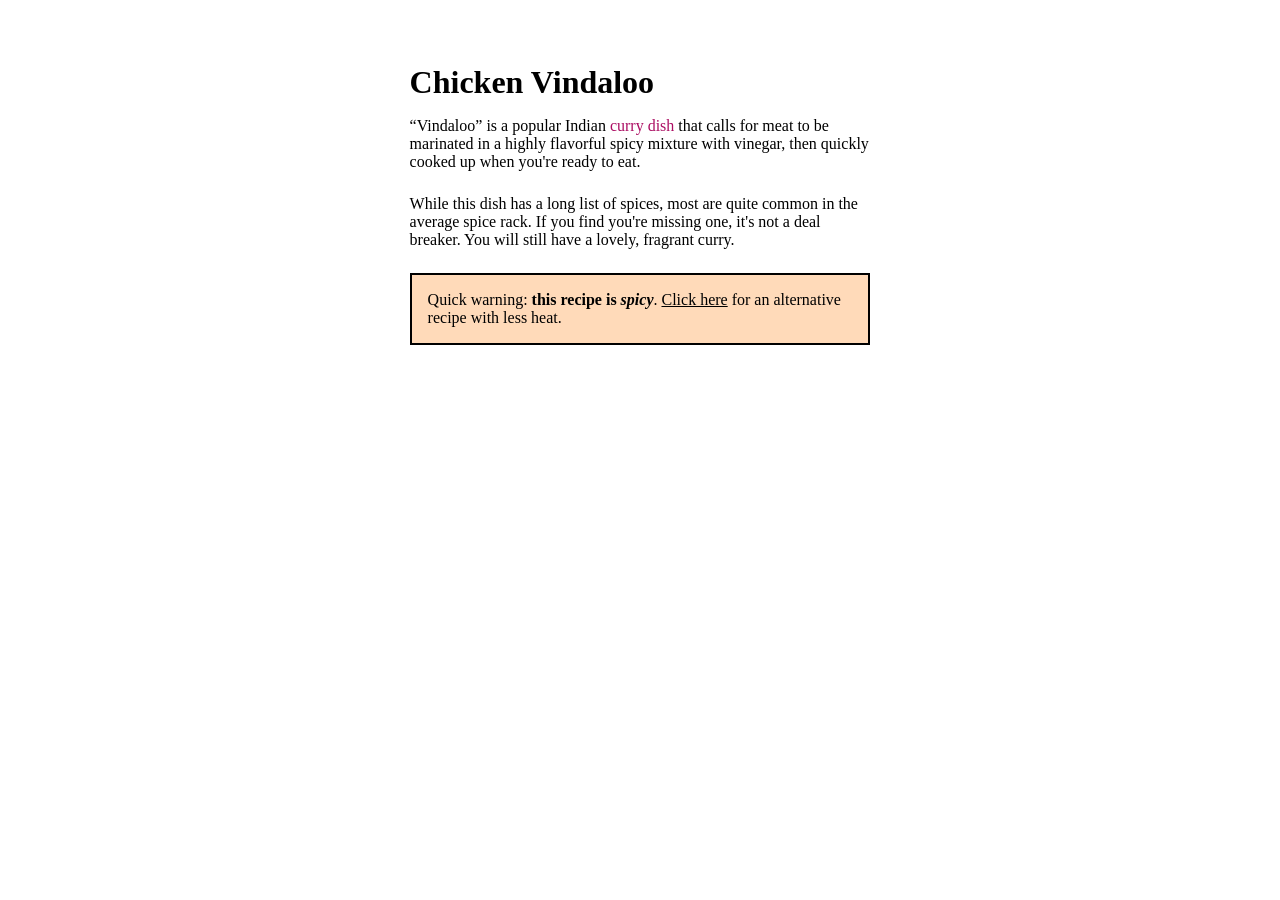
<file: 01. CSS For JavaScript Developers - Josh Comeau/01. Selector Exercise/index.html>
<!DOCTYPE html>
<html lang="en">
  <head>
    <meta charset="UTF-8" />
    <meta name="viewport" content="width=device-width, initial-scale=1.0" />
    <link rel="stylesheet" href="style.css" />
    <title>Selector Exercise</title>
  </head>
  <body>
    <article class="recipe">
      <h1>Chicken Vindaloo</h1>
      <p>
        “Vindaloo” is a popular Indian
        <a
          href="https://www.indianhealthyrecipes.com/chicken-vindaloo/"
          target="_blank"
          >curry dish</a
        >
        that calls for meat to be marinated in a highly flavorful spicy mixture
        with vinegar, then quickly cooked up when you're ready to eat.
      </p>
      <p>
        While this dish has a long list of spices, most are quite common in the
        average spice rack. If you find you're missing one, it's not a deal
        breaker. You will still have a lovely, fragrant curry.
      </p>
      <aside>
        <p>
          Quick warning: <strong>this recipe is <em>spicy</em></strong
          >. <a href="#alt-recipe" aria-current="page">Click here</a> for an
          alternative recipe with less heat.
        </p>
      </aside>
    </article>
  </body>
</html>
</file>
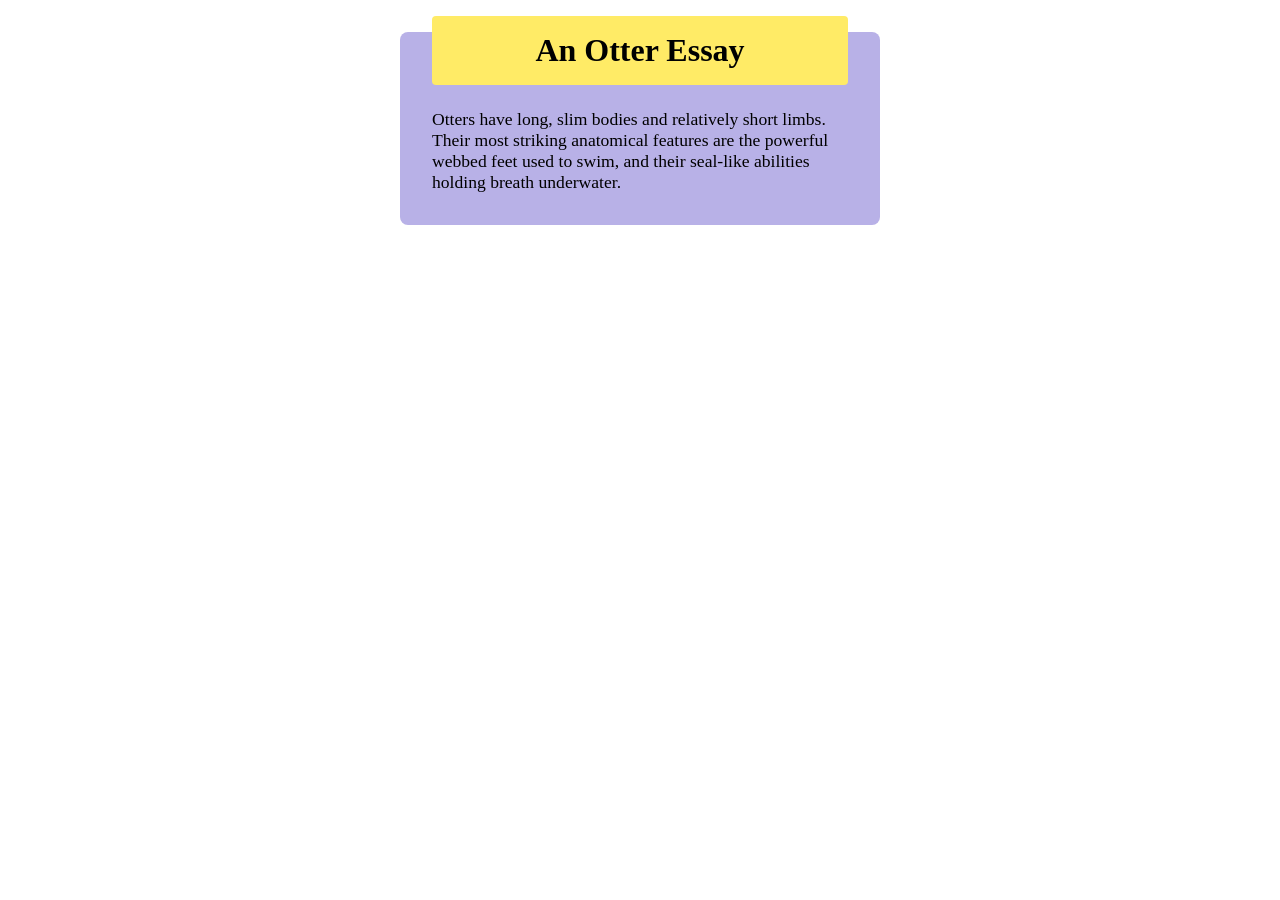
<file: 01. CSS For JavaScript Developers - Josh Comeau/02. Margin Exercise/index.html>
<!DOCTYPE html>
<html lang="en">
  <head>
    <meta charset="UTF-8" />
    <meta name="viewport" content="width=device-width, initial-scale=1.0" />
    <link rel="stylesheet" href="style.css" />
    <title>Margin Exercise</title>
  </head>
  <body>
    <main>
      <article class="card">
        <h1>An Otter Essay</h1>
        <p>
          Otters have long, slim bodies and relatively short limbs. Their most
          striking anatomical features are the powerful webbed feet used to
          swim, and their seal-like abilities holding breath underwater.
        </p>
      </article>
    </main>
  </body>
</html>
</file>
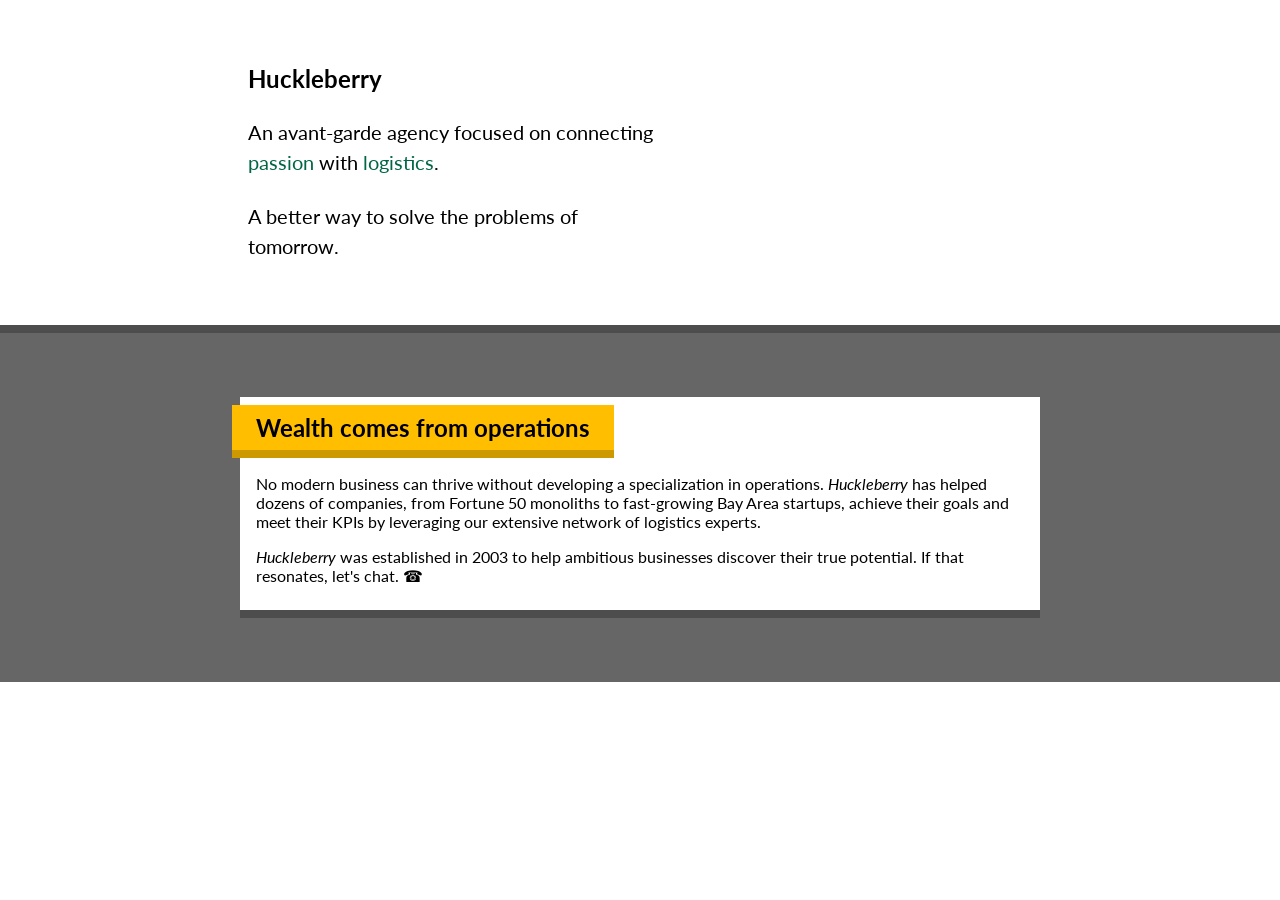
<file: 01. CSS For JavaScript Developers - Josh Comeau/03. Module 1 Workshop - Huckleberry/index.html>
<!DOCTYPE html>
<html lang="en">
  <head>
    <meta charset="UTF-8" />
    <meta name="viewport" content="width=device-width, initial-scale=1.0" />
    <link rel="stylesheet" href="style.css" />
    <title>Module 1 Workshop - Huckleberry</title>
  </head>
  <body>
    <!-- 01. Header Section -->
    <header class="header">
      
      <!-- Common Container -->
      <section class="container" aria-labelledby="company-details">
        
        <h1 class="company-name" id="company-details">Huckleberry</h1>
        
        <p class="header-para first-header-para">An avant-garde agency focused on connecting <span class="highlight">passion</span> with <span class="highlight">logistics</span>.</p>
        
        <p class="header-para">A better way to solve the problems of tomorrow.</p>
        
      </section>
      
    </header>
    
    <!-- 02. Main Section -->
    <main class="main">
      
      <!-- Common Container -->
      <section class="container main-container" aria-labelledby="purpose-details">
        
        <h2 class="main-heading" id="purpose-details">Wealth comes from operations</h2>
        
        <p class="main-para">No modern business can thrive without developing a specialization in operations. <em>Huckleberry</em>  has helped dozens of companies,
    from Fortune 50 monoliths to fast-growing Bay Area startups, achieve
    their goals and meet their KPIs by leveraging our extensive network
    of logistics experts.</p>
        
        <p class="main-para"><em>Huckleberry</em> was established in 2003 to help ambitious businesses discover their true potential. If that resonates, let's chat. <span role="img" aria-label="Call Us">☎</span></p>
      </section>
      
    </main>
  </body>
</html>
</file>
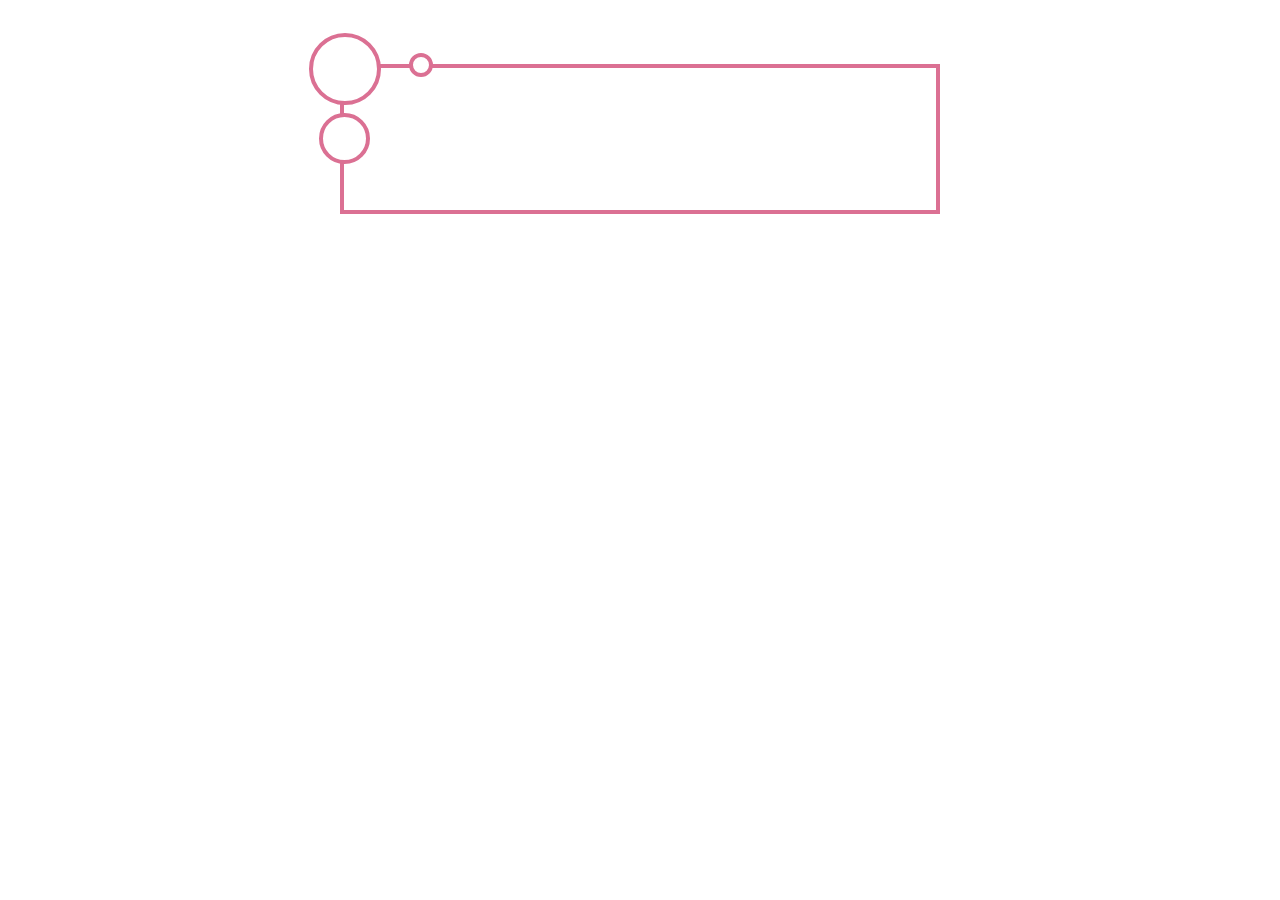
<file: 01. CSS For JavaScript Developers - Josh Comeau/04. Containing Blocks - Bubble Border Exercise/index.html>
<!DOCTYPE html>
<html lang="en">
  <head>
    <meta charset="UTF-8" />
    <meta name="viewport" content="width=device-width, initial-scale=1.0" />
    <link rel="stylesheet" href="style.css" />
    <title>Containing Blocks - Bubble Border Exercise</title>
  </head>
  <body>
    <div class="box">
      <div class="big circle"></div>
      <div class="medium circle"></div>
      <div class="small circle"></div>
    </div>
  </body>
</html>
</file>
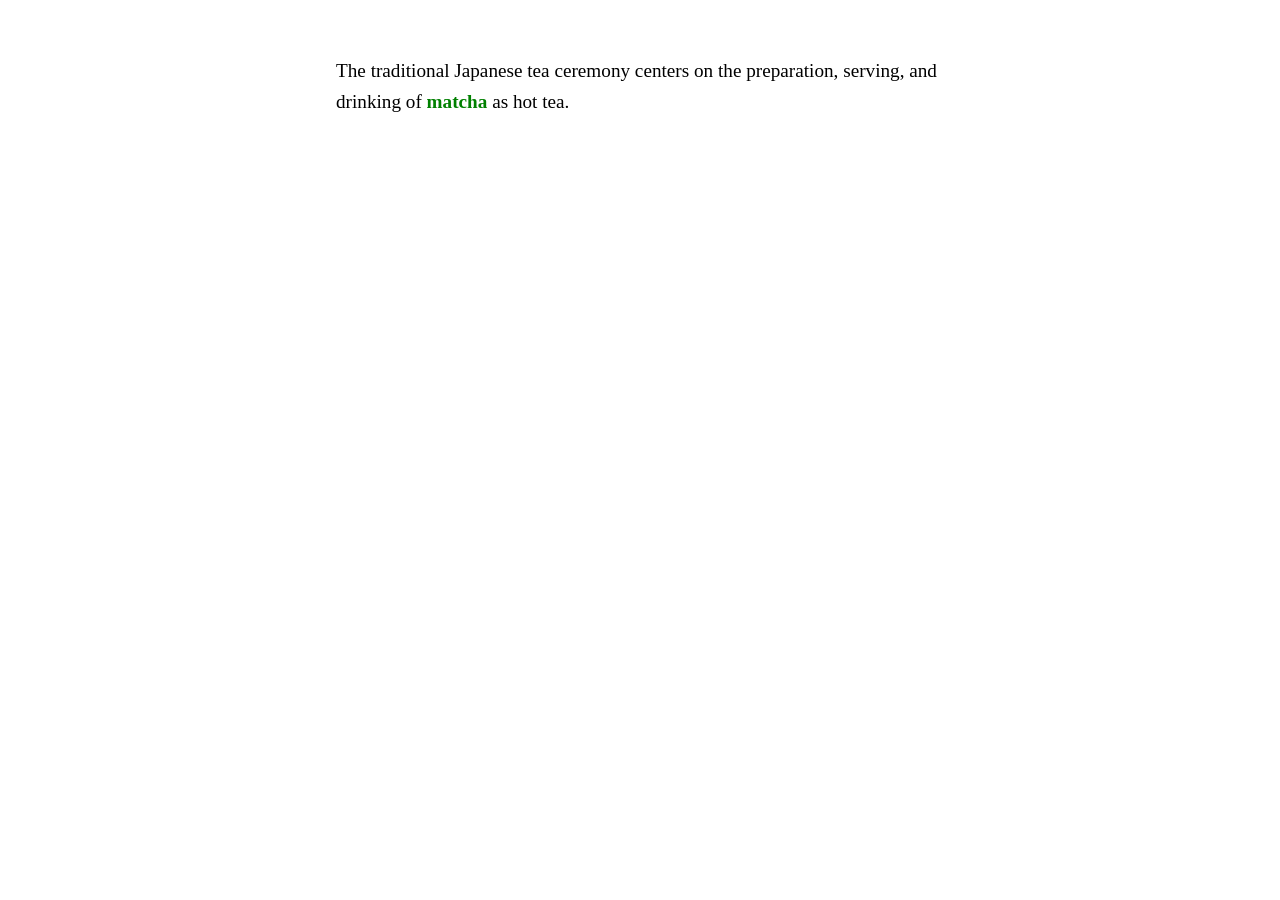
<file: 01. CSS For JavaScript Developers - Josh Comeau/05. Tooltip Exercise/index.html>
<!DOCTYPE html>
<html lang="en">
  <head>
    <meta charset="UTF-8" />
    <meta name="viewport" content="width=device-width, initial-scale=1.0" />
    <link rel="stylesheet" href="style.css" />
    <title>Tooltip Exercise</title>
  </head>
  <body>
    <article>
      <p>
        The traditional Japanese tea ceremony centers on the preparation,
        serving, and drinking of
        <a href="/" class="tooltip-trigger">
          matcha
          <span class="tooltip">
            A concentrated, powdered form of green tea
          </span>
        </a>
        as hot tea.
      </p>
    </article>
  </body>
</html>
</file>
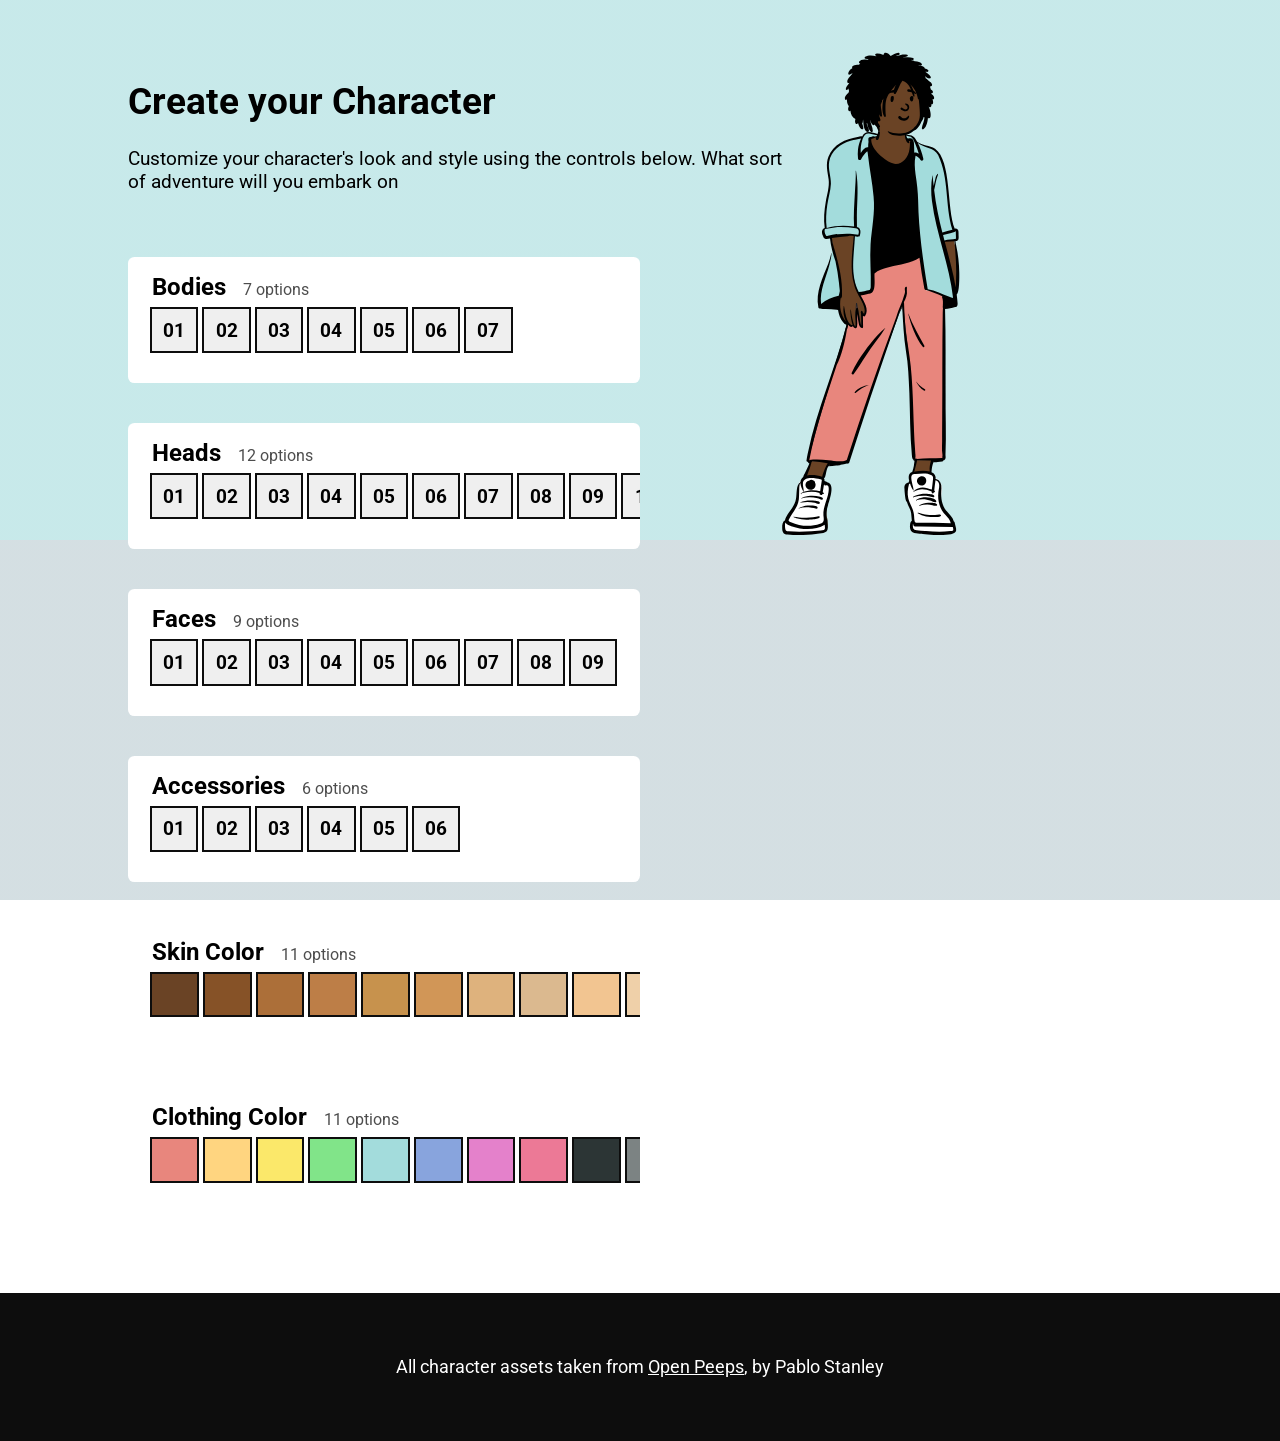
<file: 01. CSS For JavaScript Developers - Josh Comeau/07. Module 2 Workshop/index.html>
<!DOCTYPE html>
<html lang="en">
  <head>
    <meta charset="UTF-8" />
    <meta name="viewport" content="width=device-width, initial-scale=1.0" />
    <link rel="stylesheet" href="style.css" />
    <title>Module 2 Workshop</title>
  </head>
  <body>
    <main class="main-body">
      <div class="container">
        <header class="header-section">
          <h1 class="page-heading">Create your Character</h1>
          <p class="page-para">
            Customize your character's look and style using the controls below.
            What sort of adventure will you embark on
          </p>
        </header>

        <section class="character-choices">
          <div class="card">
            <h2 class="topics">
              Bodies <span class="number-of-options">7 options</span>
            </h2>

            <ul class="size-options-list">
              <li class="individual-size-list">
                <button class="size-button">01</button>
              </li>

              <li class="individual-size-list">
                <button class="size-button">02</button>
              </li>

              <li class="individual-size-list">
                <button class="size-button">03</button>
              </li>

              <li class="individual-size-list">
                <button class="size-button">04</button>
              </li>

              <li class="individual-size-list">
                <button class="size-button">05</button>
              </li>

              <li class="individual-size-list">
                <button class="size-button">06</button>
              </li>

              <li class="individual-size-list">
                <button class="size-button">07</button>
              </li>
            </ul>
          </div>

          <div class="card">
            <h2 class="topics">
              Heads <span class="number-of-options">12 options</span>
            </h2>

            <ul class="size-options-list">
              <li class="individual-size-list">
                <button class="size-button">01</button>
              </li>

              <li class="individual-size-list">
                <button class="size-button">02</button>
              </li>

              <li class="individual-size-list">
                <button class="size-button">03</button>
              </li>

              <li class="individual-size-list">
                <button class="size-button">04</button>
              </li>

              <li class="individual-size-list">
                <button class="size-button">05</button>
              </li>

              <li class="individual-size-list">
                <button class="size-button">06</button>
              </li>

              <li class="individual-size-list">
                <button class="size-button">07</button>
              </li>

              <li class="individual-size-list">
                <button class="size-button">08</button>
              </li>

              <li class="individual-size-list">
                <button class="size-button">09</button>
              </li>

              <li class="individual-size-list">
                <button class="size-button">10</button>
              </li>

              <li class="individual-size-list">
                <button class="size-button">11</button>
              </li>

              <li class="individual-size-list">
                <button class="size-button">12</button>
              </li>
            </ul>
          </div>

          <div class="card">
            <h2 class="topics">
              Faces <span class="number-of-options">9 options</span>
            </h2>

            <ul class="size-options-list">
              <li class="individual-size-list">
                <button class="size-button">01</button>
              </li>

              <li class="individual-size-list">
                <button class="size-button">02</button>
              </li>

              <li class="individual-size-list">
                <button class="size-button">03</button>
              </li>

              <li class="individual-size-list">
                <button class="size-button">04</button>
              </li>

              <li class="individual-size-list">
                <button class="size-button">05</button>
              </li>

              <li class="individual-size-list">
                <button class="size-button">06</button>
              </li>

              <li class="individual-size-list">
                <button class="size-button">07</button>
              </li>

              <li class="individual-size-list">
                <button class="size-button">08</button>
              </li>

              <li class="individual-size-list">
                <button class="size-button">09</button>
              </li>
            </ul>
          </div>

          <div class="card">
            <h2 class="topics">
              Accessories <span class="number-of-options">6 options</span>
            </h2>

            <ul class="size-options-list">
              <li class="individual-size-list">
                <button class="size-button">01</button>
              </li>

              <li class="individual-size-list">
                <button class="size-button">02</button>
              </li>

              <li class="individual-size-list">
                <button class="size-button">03</button>
              </li>

              <li class="individual-size-list">
                <button class="size-button">04</button>
              </li>

              <li class="individual-size-list">
                <button class="size-button">05</button>
              </li>

              <li class="individual-size-list">
                <button class="size-button">06</button>
              </li>
            </ul>
          </div>

          <div class="card">
            <h2 class="topics">
              Skin Color <span class="number-of-options">11 options</span>
            </h2>

            <ul class="size-options-list">
              <li class="individual-size-list">
                <button class="size-button color-palette" id="skin-1"></button>
              </li>

              <li class="individual-size-list">
                <button class="size-button color-palette" id="skin-2"></button>
              </li>

              <li class="individual-size-list">
                <button class="size-button color-palette" id="skin-3"></button>
              </li>

              <li class="individual-size-list">
                <button class="size-button color-palette" id="skin-4"></button>
              </li>

              <li class="individual-size-list">
                <button class="size-button color-palette" id="skin-5"></button>
              </li>

              <li class="individual-size-list">
                <button class="size-button color-palette" id="skin-6"></button>
              </li>

              <li class="individual-size-list">
                <button class="size-button color-palette" id="skin-7"></button>
              </li>

              <li class="individual-size-list">
                <button class="size-button color-palette" id="skin-8"></button>
              </li>

              <li class="individual-size-list">
                <button class="size-button color-palette" id="skin-9"></button>
              </li>

              <li class="individual-size-list">
                <button class="size-button color-palette" id="skin-10"></button>
              </li>

              <li class="individual-size-list">
                <button class="size-button color-palette" id="skin-11"></button>
              </li>
            </ul>
          </div>

          <div class="card">
            <h2 class="topics">
              Clothing Color <span class="number-of-options">11 options</span>
            </h2>

            <ul class="size-options-list">
              <li class="individual-size-list">
                <button
                  class="size-button color-palette"
                  id="clothe-1"
                ></button>
              </li>

              <li class="individual-size-list">
                <button
                  class="size-button color-palette"
                  id="clothe-2"
                ></button>
              </li>

              <li class="individual-size-list">
                <button
                  class="size-button color-palette"
                  id="clothe-3"
                ></button>
              </li>

              <li class="individual-size-list">
                <button
                  class="size-button color-palette"
                  id="clothe-4"
                ></button>
              </li>

              <li class="individual-size-list">
                <button
                  class="size-button color-palette"
                  id="clothe-5"
                ></button>
              </li>

              <li class="individual-size-list">
                <button
                  class="size-button color-palette"
                  id="clothe-6"
                ></button>
              </li>

              <li class="individual-size-list">
                <button
                  class="size-button color-palette"
                  id="clothe-7"
                ></button>
              </li>

              <li class="individual-size-list">
                <button
                  class="size-button color-palette"
                  id="clothe-8"
                ></button>
              </li>

              <li class="individual-size-list">
                <button
                  class="size-button color-palette"
                  id="clothe-9"
                ></button>
              </li>

              <li class="individual-size-list">
                <button
                  class="size-button color-palette"
                  id="clothe-10"
                ></button>
              </li>

              <li class="individual-size-list">
                <button
                  class="size-button color-palette"
                  id="clothe-11"
                ></button>
              </li>
            </ul>
          </div>
        </section>

        <svg
          xmlns="http://www.w3.org/2000/svg"
          fill="none"
          viewBox="0 0 1935 3033"
          class="_src_components_Character_Character_module__character"
        >
          <g>
            <g>
              <g fill-rule="evenodd" clip-rule="evenodd">
                <path
                  fill="hsl(26deg, 48%, 28%)"
                  d="M1136.92 1505.63c26.34.59 15.04-245.63-2.54-291.01-2.47-9.19-4.5-21.76-4.09-33.04 21.75 2.18 19.41-12.74 18.29-30.73.37-14.28 1.36-43.75-20.46-32.28-65.41-131.209 5.31-470.388-166.899-502.334-20.751-5.05-42.199-10.276-59.67-24.693-18.487-34.243-27.903-38.617-58.537-40.832-5.672-30.844-16.275-63.795-47.872-75.798-28.929-11.359-62.598-12.265-92.763-6.203-24.967 8.16-27.251 54.662-32.797 77.59-33.627-8.935-75.069-27.728-93.173 14.873-8.768-2.626-16.893-.921-25.803 2.002-74.679 12.057-147.134 45.909-174.833 116.543-17.109 42.387-4.967 88.528 1.45 132.426 5.984 47.802-9.796 92.087-17.111 138.065-10.892 63.311-12.861 114.101-5.754 161.161-18.786 4.28-20.172 21.4-12.571 39.32 2.232 6.06 4.48 12.46 9.415 15.88 10.04 6.34 23.016-.96 33.927-2.08 2.27 25.28 6.665 50.09 13.936 78.29-2.106 8.44-4.521 17.86-6.69 26.34l-.732-.8c-24.91 104.55-98.996 206.11-75.97 317.23 1.354 3.7 3.923 2.93 5.896 2.86 11.43 4.36 21.929 1.59 33.456 2.04 27.341.02 53.755 3.53 78.259 6.58 4.479 29.32 19.042 77.32 45.012 88.5.437.15 8.135-1.46 8.779-1.5-69.136 280.9-193.531 540.64-242.943 827.2-.293 3.5 5.386 1.65 7.249 2.07-.255 7.96 4.872 9.87 12.052 12.7-9.252 19.38-17.586 38.73-26.797 58.17-4.27 9.61-11.231 19.11-12.499 29.4-10.196 6.52-17.064 19.29-16.882 31.2-27.496 11.65-20.023 69.17-26.296 97.65-6.343 42.45-36.514 72.08-57.202 106.88-4.215 6.99-8.705 16.14-8.904 24.91-12.825 6.03-17.607 19.19-16.758 41.34-.046 25.91 7.25 35.78 26.922 36.41 53.433 5.35 115.784 3.17 169.527-2.91 40.204-5.13 75.83-.88 66.842-49.28-1.85-11.72 1.703-27.5-5.219-36.98-4.267-28.24-1.784-56.69 7.418-84.58 5.594-23.49 15.046-72 11.13-103.51-1.812-14.58-31.508-22.6-36.735-23.31 1.663-10.97.931-30.15-4.961-37.77 10.819-1.52 13.539-4.38 15.792-16.42 5.385-19.5 6.101-40.68 19.436-57.11 23.984.31 47.887-5.79 71.857-6.53l1.193-2.76c14.178-.18 28.276-2.69 41.733-7.61 2.984 1.42 6.801 2.63 8.478-1.9l8.005-25.08c93.185-297.15 196.475-595.01 297.188-889.98 5.879-14.34 12.949-29.58 22.143-42.36 3.114 180.48 40.845 360.77 44.085 541.16 4.379 124.1 3.252 246.89 14.901 371.43 2.999 26.36 6.186 25.48 10.112 23.86 1.574.25 5.276 1.04 6.883 1.38-2.626 26.19-5.648 68.71-16.857 95.5-24.778 3.83-20.34 22.88-14.845 38.67-5.911 5.06-5.07 16.85-3.316 23.38-23.313.02-28.396 19.02-26.792 31.01 2.218 20.06.977 51.26 14.33 68.39 7.864 21.83 20.664 42.44 25.664 65.97 3.142 17.31 1.929 42.53 4.959 59.7-7.624 3.53-4.394 9.06-5.679 19.76-6.6 49 16.63 40.67 57.704 44.05 24.619 5.44 212.037 16.28 203.947-16.32 1.38-13.27-4.78-19.1-7.42-32.17-1.19-3.47-24.54-43.61-38.47-58.81-46.71-43.98-44.67-103.02-43.19-171.03-2.75-18.44-16.9-36.09-34.95-34.1 5.18-19.69-4.43-36.81-24.51-42.5 2.006-22.29 4.118-52.58 11.461-71.86l-6.916-7.05 9.258 1.1 3.077-7.75 3.35 8.5c15.89 0 33.83-3.54 49.05-5.2 2.43.14 1.35-3.17 1.75-4.45 14.37-2.98 15.95-10.64 13.41-28.88 3.35-296.16 1.89-589.55-2.68-886.27 22.47 1 44.38-7.21 66.46-12.68 7.84 4.93 10.07-12.64 9.15-16.43-1.25-19.63-3.67-38.78-5.85-56.6z"
                ></path>
                <path
                  fill="hsl(5deg, 70%, 70%)"
                  stroke="#22252B"
                  stroke-width="6"
                  d="M924.655 1278.35s20.584 143.69 31.327 198.96c.224 1.15 2.331 2.36 3.995 2.06l.17-.04 2.258-.55 3.766 1.41 3.152 1.17 26.731 9.87 7.346 2.73c24.98 9.33 39.31 15.16 55.55 22.73l9.76 4.58-4.94 7.27a.62.62 0 00-.1.2l-.04.1-.02.06.29.79c4.65 12.9 5.49 24.4 4.58 44.22l-.08 1.7-.2 4.1-.16 3.21-.01.27c-.01.72-.06 1.37-.16 2.23l-.04.38-.28 2.17-.08.64c-.01.13-.02.25-.03.35l-.02.3v.3l1.75 1.96-.2 3.14c-.67 10.33-8.24 850.99-3.07 891.63l.16 1.07.1.58.01.58c.03 1.56-.15 2.97-.52 4.67l-.14.65-.42 1.76c-.1.42-.16.72-.2.95l-.03.19-.03.24.55 1.3-.29 4.8-.05.87c-.03.56-.05 1.08-.06 1.58l-.16 7.29-9.39.55c-16.17.93-30.34 1.38-55.03 1.81l-2.9.05-27.35.43c-27.56.46-45.628 1.05-63.98 2.26l-6.061.42-2.369-2.15c-.135-.13-.508-.21-.739-.17l-.089.03-11.424 4.55 1.247-12.91-.44-.09.859-7.16.073-.69c.454-4.62.24-9.36-.587-17.43l-.528-5.07c-.5-4.92-.735-7.92-.815-11.03l-.008-.33-.022-1.34-.361-4.98c-3.641-50.58-16.425-376.46-16.425-376.46-2.427-45.85-49.658-492.43-49.658-492.43l-.184-7.49-.077-2.65-.769 1.31-.917 1.58-1.166 2.03c-13.545 23.64-24.829 47.53-30.132 65.72l-.307 1.07-2.99 7.98C689.1 1909.2 599.442 2169.4 491.637 2498.95l-7.638 23.37-2.97 1.38c-20.299 9.37-41.498 11.23-70.594 8.32l-.962-.1-1.92-.2c-3.329-.37-6.331-.73-10.275-1.24l-2.629-.34-13.352-1.79c-5.092-.68-8.422-1.1-11.763-1.47l-2.708-.29-3.933-.38-3.209-.3c-40.452-3.77-73.54-4.44-105.013-1.39l-1.241.12-7.223.74-1.763-6.68c-.343-1.41-.52-2.89-.549-4.45l-.004-.59.009-.7.55-2.81c13.54-68.69 110.279-394.59 110.279-394.59 10.951-35.55 58.322-187.82 73.849-238.25l1.77-5.76 2.201-7.19c22.743-74.43 35-117.65 38.084-135.45l.178-1.06.046-.29.068-.28 1.864-7.84.83-1.18c2.299-3.26 3.407-7.05 4.087-13.46l.107-1.07.093-1.03 1.219-14.96 10.802 7.86.841.6c7.081 5.02 12.414 7 15.734 6.6l.226-.04-.008-.05 14.479-3.69 1.153 3.28.584 1.64c1.28 3.47 3.902 5.81 6.163 6.18 1.451.23 2.609-.44 3.657-3.15l.102-.27.05-.14.065-.34.166-.89c1.825-10.12 1.924-19.55.902-37.45l-.093-1.6-.453-7.5c-.729-12.5-.892-19.18-.487-26.86l.074-1.32 3.921-65.27 13.39 78.75 5.151 30.09.801 4.84.21 1.23c2.711 15.59 6.007 23.93 12.441 28.05l.336.21-.011-2.51-.034-4.96c-.022-2.52-.049-5.09-.083-7.74l-.096-6.81-.105-6.35-1.056-53.23 13.777 9.97.353.25c.591.41 1.106.74 1.543 1l.261.15.354-.57c7.396-12.2 8.966-25.82 5.554-41.64l-.154-.7-.151-.67c-3.09-13.33-8.963-26.67-19.443-45.89l-.479-.87-1.546-2.81-4.623-8.3-3.278-5.89-1.345-2.45c-.853-1.56-1.626-3-2.361-4.38l-.274-.52-5.456-10.37 10.695-1.39c6.936-.89-5.024-115.89 74.624-167.82 88.071-57.42 288.657-65.65 288.657-65.65z"
                ></path>
                <path
                  fill="hsl(180deg, 45%, 75%)"
                  d="M395.59 1237.84c4.617 16.32 9.784 40.51 15.196 56.63 9.73 44.65 17.029 89.99 21.807 135.45 1.599 15.19 2.85 30.39 4.685 45.51-1.866 9.84 1.969 37.8-.277 47.57-38.905 7.23-93.259 38.07-124.444 62.68-10.033-82.59 36.001-175.09 55.698-253.11 1.306-5.01 2.609-10.07 3.858-15.17 5.629-15.87 16.657-55.75 20.563-71.71l.525-2.17.732.79 1.657-6.47zm503.168-648.864c4.376 2.752 8.929 5.077 13.601 7.09 36.36 20.948 100.191 21.587 122.171 62.6 56.76 118.288 58.53 318.447 90.47 459.334 1.76 7.77 18.21-.54 20 7 4.44 18.72-.19 36.71 5 53.67-20.25 5.23-72.8 8.66-93 14 5 17.33 58.95 157.58 80.35 357.51-7.75-1.75-15.31-4.27-22.72-7.17l-2.84-1.23c-41.64-18.16-107.1-46.4-152.296-53.68-28.624-174.58-54.782-360.06-58.044-538.35l-.138-8.229c-.966-52.741-7.418-105.009-15.525-157.054l-.446-3.66c-4.393-36.245-8.128-74 .385-109.79 2.755.841-5.136-18.42-8.725-43.017-2.222-15.235 3.938-32.847-5-48-12.41-21.045-29.298 5.864-28 0 .653-2.948-16.392-38.765-10-35 6.977 4.108 33 4 43 14 21.852 21.851 25.835 38.471 22.097 30.679l-.34-.703zm-371.707-16.804c9.094-1.776 35.477-10.681 44.95-10.172-5.551 11.881 8-41 51-29 1.882.525 46.184 7.29 46 16-.12 5.841-48.854 12.742-53 20-4.869 8.525 3.421 34.174 0 43-10.276 26.511-5.419 33.846-2.323 31.013 2.454 3.799 2.795 9.197 3.291 14.236l.56 5.462c9.032 86.196 27.769 171.084 34.596 257.538 9.872 96.731-11.472 192.231-18.345 288.311-5.61 86.56 1.98 179.31-1.084 265.87-.417 4.8-1.909 11.31-4.932 15.54l-.298.4-.031.01-1.196.24c-21.926 4.43-54.643 18.25-77.204 18.13-21.05-40.98-43.867-145.77-37.034-216.75 5.081-52.77 12-121 12-134 0-23.51-136 13-176 8-13.161-1.65-13.785-16.67-15.237-41.14-.415-6.97 15.043-10.12 15.237-17.86 1.409-56.08 1.266-131.031 1.936-135.438 5.674-43.896 20.236-86.515 22.199-130.859.654-44.758-17.954-88.489-10.439-133.372 10.933-65.366 69.159-110.734 129.511-127.347 11.79-3.605 23.786-5.465 35.843-7.812z"
                ></path>
                <path
                  fill="#fff"
                  d="M994.959 2602.97l.858.46.21.14c4.423 2.79 7.413 7.67 11.593 16.85l2.34 5.26 4 1.08c15.42 4.18 26.91 14.27 37.3 37.83l.32.72.31.73c3.5 8.14 4.82 17.14 4.5 27.75l-.03.8-.04 1.13c-.28 6.34-.91 11.56-2.62 22.63l-1.24 7.96-.35 2.32c-2.15 14.08-2.9 21.98-2.69 30.87.17 6.98 1.06 13.39 2.79 19.43 7.05 24.6 20.84 50.23 38.62 74.86 6.15 8.51 34.11 55.99 34.35 56.99l.49 2 .46 1.94c.08.31.15.63.23.94l.57 2.49.36 1.57c1.21 5.43 2.11 10.07 2.66 13.95l.07.53c1 7.3.96 11.62-1.5 15.11l-.16.23-.41.55-.49.46-.31.27-.31.27-.93.77-1.12.44c-3.95 1.54-17.68 5.43-32.09 8.49-23.4 4.95-47.71 7.86-71.74 7.71-7.05-.04-14.38-.31-21.972-.78-20.513-1.27-42.202-3.97-65.157-7.79l-3.993-.68-4.214-.74c-14.926-2.67-36.374-6.87-40.235-7.57l-.366-.07h-.151c-8.848-.28-14.532-6.22-16.678-15.22l-.092-.4-.086-.39c-1.429-6.76-1.077-15.37.647-25.02 1.442-8.07 4.878-53.57 4.878-53.57l-12.883-42.95s-27.209-123.63-22.917-140.2l.097-.36c.577-2.05 24.873-16.69 26.163-19.76 1.311-3.11-1.824-38.98-.508-42.66l.128-.33.121-.31.055-.12c1.351-3.04 14.175-15.86 49.204-17.58 13.283-.65 39.208-2.56 56 0 15.645 2.38 22.526 9.15 25.958 10.97zm-678.697 22.96l1.723.4.362-.2c3.041-1.68 5.664-2.58 8.98-2.41 4.426.21 8.363 2.53 11.588 6.67 1.902 2.44 1.044 22.41 1.024 23.37l-.004.25-.001.45.001.13.086.06c1.305.88 4.105 1.44 9.645 1.75l1.261.07 2.633.11c4.552.22 6.891.44 9.588 1.02l.281.06c4.948 1.08 8.882 3.18 11.616 6.9 4.371 5.95 5.207 14.28 3.944 24.92-.439 3.71-29.668 113.29-31.732 122.69-3.125 14.23 2.859 89.6 3.511 96.6.784 8.43.924 16.02.257 22.11-.955 8.74-3.428 14.85-9.208 17.59l-.313.14-.673.3-1.819.41-1.147.25c-11.832 2.53-23.152 3.84-42.03 5.23l-14.409 1.03-3.157.23c-4.373.34-7.696.62-11.042.96l-2.958.31-.114.01c-49.768 3.86-110.368 4.24-154.082.45l-2.566-.23-1.914-.06c-6.976-.27-11.317-4.98-13.599-12.03l-.116-.37-.113-.37c-1.277-4.3-1.9-9.39-2.216-16.25l-.11-2.79c-.019-.56-.036-1.14-.054-1.81l-.175-7.13-.05-1.56c-.034-.95-.07-1.74-.114-2.47l-.056-.84-.2-1.28c-1.346-8.78 79.266-115.29 83.67-127.15 5.367-14.46 14.061-126.01 17.811-130.46l.123-.15 11.406-12.89 1.662 17 .012-.02a8.52 8.52 0 00.595-1.67l.054-.26.039-.24.015-.12.02-.11c2.016-12.13 8.404-21.29 18.398-27.28 8.395-5.04 19.051-7.7 31.66-8.44 18.343-1.08 38.706 1.74 62.007 7.12z"
                ></path>
                <path
                  fill="#000"
                  d="M675.466 505c3.34 2.642 2.991 9.966 3.319 14.066l.023.268c1.052 12.385-.37 24.827-3.384 36.851l-.255 1.001c-1.518 5.9-2.861 13.275-7.586 17.409-5.117 4.477-13.246 1.579-13.432-5.641-.092-3.355 1.025-6.585 2.44-9.732-9.914 3.832-19.828 7.624-29.784 11.322-6.359 52.692 67.107 117.204 109.64 139.789 61.941 34.354 114.058-18.266 121.986-80.125 1.333-8.216 2.225-16.661 2.399-24.992.144-6.959-1.27-16.671 3.385-22.623-3.297-.078-6.226.386-9.454.893l.155.269c1.83 3.276 4.415 11.43-1.375 12.051-12.503-1.319-18.318-23.279-21.366-33.812-1.982-7.17-4.715-36.931 1.333-40.437 1.822 7.069 1.106 14.745 3.322 21.834 5.045 2.036 14.65 2.587 16.875 2.962 25.981.301 40.712 18.988 51.242 40.862 30.871 25.387 75.244 21.024 108.581 41.932 102 74.086 68.69 362.502 119.5 485.203 10.17-4.22 20.54 4.22 21.9 14.53 1.4 7.93.98 16.41 1.09 24.44l.05 1c.83 16.43 3.67 34.88-18.47 35.24.04 9.17 1.76 18.05 3.97 26.9 12.26 53.56 17.61 108.74 18.81 163.66l.06 4.03c.4 28.87.75 118.16-15.81 128.73l.78 6.29c1.91 15.73 3.72 31.5 4.73 47.31 1.59 8.2-3.82 27.87-14.86 22.66-20.24 5.01-40.19 12.41-61.22 12.45 5.09 169.85 2.56 339.87 3.31 509.79-1.62 125.25 5.14 251.54-.77 376.31l.21 1.76c1.67 14.01 2.17 26.19-13.99 30.99-.23 3.43-2.87 5.26-5.99 5.66-8.86 1.2-17.72 2.33-26.58 3.42-8.27.62-17.1 2.67-25.34 1.69.8.81-1.36.93-1.6.35-7.505 18.87-9.683 39.44-11.542 59.58 18.222 6.96 28.162 22.61 25.192 42.23 18.38.75 31.81 21.22 34.39 38.47 1.65 11.9.32 23.72-.21 35.65-2.54 40.75 3.44 84.65 29.69 117.15l1.1 1.3c16.88 19.9 38.29 38.13 45.57 64.13 2.02.95 3.68 2.78 4.41 5.63l4.72 18.55 2.34 9.28c1.72 6.76 3.25 13.68 2.33 20.68l-.1.68c-4.6 44.34-186.035 22.97-221.446 19.78-14.236-2.23-29.854-1.01-42.671-8.57-15.721-10.39-17.688-31.48-14.989-48.75l.224-1.62c1.093-7.73 2.693-15.82 10.008-20.14-2.463-16.01-1.51-32.38-4.439-48.33-4.424-22.55-17.806-42.13-24.638-63.78-9.965-11.11-10.301-28.41-12.385-42.61-1.579-13.78-2.87-27.64-3.403-41.5-1.446-18.32 6.488-33.42 25.713-35.82-.892-3.47 1.549-6.47 3.978-8.69-5.731-20.39-7.313-48.39 17.552-55.35 9.417-23.4 12.156-48.76 14.661-73.71-.297-.06-.594-.12-.892-.17-12.385 5.17-14.961-19.31-15.789-28.89-11.724-124.2-10.645-249.12-15.048-373.7l-.431-9c-3.86-82.08-6.157-164.89-20.325-245.87-14.258-90.26-17.986-182-22.86-273.21-5.74 8.94-8.827 19.2-13.473 28.73-60.281 177.44-122.131 354.35-181.726 532.04-43.194 128.65-84.461 257.98-125.851 387.23-2.112 6.62-8.766 7.99-13.636 5.87-12.396 4.31-25.406 6.75-38.498 7.17-.789 1.82-2.409 3.15-4.778 2.89-7.002-.77-15.061 1.43-22.063 2.25-16.023 1.58-31.577 4.04-47.746 4.28-10.017 12.68-10.648 29.89-15.265 44.99-2.659 7.7-2.242 24.97-11.423 27.13 3.291 5.08 3.722 11.18 3.189 17.47 2.855.65 5.751 1.87 8.438 3.13 2.616 1.33 6.071 1.22 7.875 3.89 51.28 9.31 13.805 106.88 4.891 139.15-8.748 26.38-11.488 53.93-7.496 81.47 6.103 8.45 4.058 21.01 4.992 31.02.493 8.93 1.395 18 1.314 26.94-.996 37.16-46.773 31.11-72.6 35.93-16.127 1.88-32.326 3.19-48.525 4.21-41.084 2.56-82.399 2.75-123.399-1.23-26.472-.84-32.164-18.14-32.122-41.8l-.04-.98c-.597-16.07 1.988-35.46 17.213-43.81.759-8.49 5.055-17.06 9.442-24.48 20.401-34.36 51.031-64.48 57.055-105.72 5.91-27-.786-86.43 26.606-100.5.635-12.16 8.089-24.55 17.317-31.13 1.781-10.12 8.491-19.43 12.641-28.74 8.467-17.76 16.299-35.81 24.72-53.6-4.409-1.86-9.095-5.3-9.71-10.18-4.234.05-8.417-2.7-7.905-7.86 1.496-14.99 4.769-29.72 7.859-44.45l.386-1.84c54.988-266.33 168.54-515.38 234.977-778.3-8.939 1.62-17.296-8.62-22.238-15.29-15.963-21.54-25.391-47.59-29.537-74.03l-7.504-.93c-25.024-3.08-50.17-5.78-75.403-5.05l-6.081.2c-6.757.21-13.524.15-19.946-2.28-4.48.41-9.145-2-10.251-7.03-18.69-93.33 27.248-181.89 60.15-266.22 7.751-20.73 13.267-41.77 18.528-63.24.173-.69 1.26-.55 1.229.17-1.025 23.87-6.931 47.94-12.929 70.94-19.697 78.02-60.731 154.52-50.698 237.11 31.185-24.61 68.223-41.7 107.129-48.93 2.245-9.77 4.726-19.48 6.592-29.31-1.835-15.13-3.086-30.32-4.685-45.52a1252.1 1252.1 0 00-21.807-135.45c-15.093-44.93-28.271-90.47-32.983-137.85l-.858.17c-10.465 2.13-21.994 6.75-31.703.07-6.163-4.28-8.829-11.37-11.319-18.19-7.111-16.52-8.427-38.23 11.697-45.14-7.502-52.53-2.627-107.36 6.439-159.394 7.262-45.61 23.189-90.545 17.226-137.237-6.62-44.868-18.961-91.861-1.119-135.781 29.321-73.299 103.575-108.075 176.6-119.268l1.183-.348c9.034-2.68 17.26-5.505 26.673-3.474 22.202-41.28 58.209-24.491 93.37-15.29 2.374-7 4.353-14.161 6.213-21.316 1.159-3.645.776-12.054 4.819-13.222zM878.98 2905.61l-.092 1.8c-.93 19.33.118 35.89 24.032 35.76 16.456 1.76 32.914 3.48 49.397 4.97l6.182.55c48.921 4.37 98.431 6.51 147.251-.06l2.04-.27c4.08-.59 11.63-.47 14.86-3.49 3.9-5.26-.61-15.27-1.56-21.36-76.18-.89-152.465-3.7-228.7-2.73-8.018.04-11.637-6.83-10.899-13.08a16.58 16.58 0 01-2.511-2.09zm-773.505-9.69c-3.746 13.2-2.823 25.67-.707 38.89 1.058 13.84 7.629 14.73 19.52 15.05 46.42 4.29 93.176 3.39 139.609-.2 24.886-2.69 50.461-2.59 74.885-8.11 11.652-5.17 4.925-21.44 5.321-31.42-54.85 35.42-137.805 30.92-197.618 10.43l-.959-.41c-14.148-5.96-32.236-9.71-40.051-24.23zm90.858-238.31c-6.562 7.41-6.438 29.09-6.735 35.1-.708 14.52-.596 29.06-1.223 43.57.462 61.11-34.754 91.58-60.908 140.72-7.153 11.92 3.254 13.61 11.718 17.48 54.811 25.56 119.645 29.46 176.907 9.9 28.783-8.39 22.498-27.8 20.055-51.54-2.406-48.51 23.069-92.22 30.605-139.14l.273-1.65c2.254-14.07 5.834-48.58-15.848-41.11-4.767 2.94-9.247-.74-9.811-5.25-.567.09-1.151.14-1.712.15-2.533 15.69-5.158 31.35-7.68 47.04 2.123 1.35 4.112 2.87 5.875 4.62 2.143 2.13.646 6.59-2.584 6.32a47.995 47.995 0 01-4.931-.7c-1.293 13.63-22.902 5.98-16.66-4.95-31.072-10.75-65.303-9.9-96.856-1.65l-.131.06c-2.443.97-20.006 4.5-14.356 7.24 2.355.29-3.007 3.38-3.948-1.4-.303-5.99 13.349-8.94 17.532-11.42-10.55-15.13-17.758-34.74-19.582-53.39zm796.009-47.91c-29.269-15.88-65.24-9.99-96.989-7.18l-1.333.15c-8.08.87-19.34 1.41-23.049 9.75-5.369 13.36 3.531 43.25 6.327 58.11l1.268 5.19c2.2 9.08 4.239 18.1 4.996 27.49.021.31-.276.53-.553.53-11.121-11.91-16.119-27.92-21.314-43.19-2.216 1.26-4.379 2.63-6.419 4.14-7.97 27.45-10.638 56.67-4.328 84.67l.227.98c7.796 34.6 32.069 62.9 34.376 99.06 1.542 14.61 1.198 29.59 5.393 43.79 2.387.53 4.468 2.29 5.403 4.51l13.684.01c66.138.12 132.299.72 198.389 3.45-2.13-18.63-18.53-35.15-30.09-47.92-35.45-36.39-50.79-88.65-44.95-139.02 3.08-25.2 17.11-64.8-17.22-74.11-2.51 20.54-5.9 41.01-7.77 61.63 6.48 3.13 6.08 11.39-1.84 11.23-3.55 11.98-15.463 7.14-14.176-4.17-43.571-16.12-68.569-21.53-111.016 2.77-1.188-.18 3.261-4.95 3.824-5.8 13.414-14.49 34.016-21.31 53.345-21.55 19.159-.01 37.177 7.23 55.251 12.83 2.717-19.46 4.547-39.04 6.702-58.56l.46-4.18c1.13-10.26.72-18.72-8.598-24.61zm-700.209 251.26c6.377-1.43 12.241-3.59 18.721-2.12 22.802 17.16-70.366 22-78.299 20.78-20.194-.59-40.397-3.16-59.832-8.88l-1.495-.44c-2.563-.72-21.071-5.95-17.473-8.32 26.287 2.34 52.02 7.17 78.8 5.92 13.359-.28 26.77-1.23 39.985-3.25 6.572-1 13.113-2.23 19.593-3.69zm615.974-21.27c-4.175-6.27 16.177 2.06 18.824 2.13 16.853 4.17 34.004 7.32 51.314 8.64 11.606.88 23.335 1.07 34.965.49 8.61-.29 17.12-1.57 25.68-2.45l.31-.01c5.08-.18 15.27 2.98 8.99 9.04-9.76 7.59-24.21 5.28-35.91 6.39-35.527-.12-73.15-5.85-104.173-24.23zm-667.964-45.56c10.243-1.86 66.621-2.47 61.002 14.87-1.364 3.29-4.481 4.38-7.761 3.87-34.894-8.51-72.533-12.96-107.314-1.23-.564.2-.953-.73-.4-.98 17.101-8.59 35.399-14.59 54.473-16.53zm731.807-16.96c9.204-.7 18.464-.45 27.674.24l2.996.24c4.13.32 8.38.7 12.34 1.91l.74.23c5.06 1.64 16.45 10.34 7.8 14.53-9.29 3.02-17.14-.57-26.103-2.88-24.978-5.93-51.234-3.92-75.982 2.15l3.486 1.12c.215-.16.492.21.287.38-2.501 2.19-5.936 1.41-7.71-1.31-.307-.46-.113-1.21.38-1.47 16.773-8.82 35.268-13.7 54.092-15.14zm-777.955-2.21c28.209-12.51 60.892-13.89 91.145-10.27l2.155.27c9.438 1.11 21.747 1.62 27.148 10.43 1.866 3.05-.062 6.55-3.076 7.65-8.879 3.25-19.316-3.26-27.846-5.68-25.222-6.92-52.16-7.65-77.807-2.87.179.95-4.068.54-4.993.88-1.159-.07-8.853 2.48-6.726-.41zm711.365-19.54c24.609-11.99 53.062-14.85 79.631-8.66l1.105.32c11.772 3.31 30.724 7.22 34.944 19.71.91 2.81-1.07 6.61-4.03 7.18-10.04 1.93-19.152-5.42-28.235-8.95-26.726-10.07-56.978-12.47-84.615-5.07-.184 1.09-.369 2.17-.564 3.26.472-.31.964.39.585.77-4.411 3.1-8.999-4.72 1.179-8.56zm-647.953-21.08c19.913-1.33 39.992 1.21 59.215 6.47l3.615 1c5.254 1.48 12.06 3.8 12.824 9.49.297 2.26-.266 3.82-2.102 5.22-6.692 5.02-21.247-5.49-29.567-6.73-30.207-9.09-62.632-8.96-93.231-2l-1.042.24.738 5.26c.726 2.52-6.001-3.42-3.445-6.12 16.153-8.24 35.001-11.35 52.995-12.83zm666.725-9.41c15.981-2.9 32.467-3.45 48.625-1.99l1.909.18c9.649.85 40.914 2.1 33.514 18.45-1.24 2.73-4.84 3.08-7.16 1.9-7.817-3.97-16.357-5.4-24.979-6.71-30.444-4.25-61.548-2.51-91.269 5.71.646 1.02-.687 2.22-1.948 2.46-3.137.58-3.137-3.17-1.794-5.16 1.6-2.36 4.788-3.22 7.248-4.26 11.446-5 23.583-8.38 35.854-10.58zm-605.281-90.97l-1.82-.43c-30.496-7.19-98.112-20.09-105.114 22.02-2.485 18.54 5.713 36.63 5.107 55 31.624-12.89 66.594-12.76 99.449-4.24 2.911-19.06 5.69-38.14 8.663-57.19l.48-2.28c1.323-6.42 1.773-11.45-6.765-12.88zm-67.923 7.67c6.646-5.71 17.728-5.63 24.247.6 5.961 1.26 10.167 7.6 10.263 13.04 9.064 15.97-1.867 38.03-19.172 42.01-39.076 8.26-56.545-45.54-15.338-55.65zm677.018-25.48c32.695-5.85 44.572 35.72 17.738 52.58-37.908 19.06-63.166-40.86-17.738-52.58zm-660.84-92.34c.481 3.18-1.077 5.44-2.942 7.58-6.703 27.54-16.792 53.17-26.739 79.58 32.36-5.38 62.935-.69 91.567 8.12.342-8.06 4.006-16.41 6.55-24.01 4.956-14.42 10.945-28.47 17.853-42.04l.868-1.7c2.482-4.83 4.87-9.87 7.803-14.5-31.672-4.33-63.343-8.24-94.96-13.03zm637.854-5.87l-.844 3.83c-3.634 16.63-7.085 33.41-12.495 49.56l-.074.33c-.828 4.08-2.691 22.95-3.863 9.63-.902 2.01-1.866 3.99-2.891 5.94l5.594-.67c29.931-3.56 61.277-6.64 90.698.91-2.976-23.11 1.404-45.2 7.802-67.06-28.039-.65-55.828-.44-83.927-2.47zm-530.971 28.73c-1.025.97-2.03 1.95-2.983 2.98 1.292-.33 2.585-.65 3.783-.93-.049-.76-.583-1.33-.8-2.05zm631.841-21.2l-.61 1.44c-.1.24-.2.47-.3.71.47-.28 1-.55 1.56-.79-.26-.42-.47-.86-.65-1.36zM493.657 1157.56c-2.87 1.39-5.864 1.74-9.822 1.91-32.154 1.34-64.205 5.07-95.779 11.44 1.743 25.6 9.514 50.41 16.909 74.82l1.534 5.35c24.988 87.46 46.799 178.85 42.406 270.34.246.09.482.21.707.33-.399 1.12-.685 2.27-1.086 3.38l-.257.66-1.5 3.73c-.83 2.08-1.635 4.16-2.334 6.29-1.227.45-2.736.77-4.173.98-7.295 48.43-.359 102.74 32.511 140.61-13.641-28.6-18.879-64.17-13.256-95.41 3.052 3.32 3.27 10.96 4.439 15.92 3.209 16.95 5.461 34.14 10.282 50.74l.523 1.66c5.405 17 14.449 38.92 30.124 47.7 2.957.89 7.53-.22 8.929 3.42.808 3.24-.698 7.25-4.02 8.26l-.235.07c-9.545 2.71-17.645-4.5-23.765-12.1l-.306 3.97c-.588 7.51-1.408 14.73-5.764 20.91-.513 2.15-1.015 4.31-1.536 6.47-11.79 72.91-29.525 148.29-61.815 214.11l-3.755 11.35c-61.385 185.34-124.96 370.57-161.957 562.88 38.874-4.11 78.074-2.12 116.869 1.74 36.584 3.81 75.28 13.95 110.328-2.24 94.955-290.76 192.906-580.66 300.257-866.99 12.939-45.44 37.24-89.27 49.262-135.86l.753-2.46c2.826-9.34 4.152-15.4 2.078-25.84l-.088-1.27c-.428-6.53-.578-16.43 6.855-18.24 1.261-.32 2.912-.08 3.784 1.01 4.596 5.91.293 13.44 1.618 20.3 3.859 26.25-6.476 51-18.556 73.64.789.95 1.333 2.13 1.425 3.41 1.056 13.95.923 28.05 1.529 42.03 1.719 40.2 4.22 80.36 7.391 120.47 9.928 73.46 24.003 146.16 31.65 219.94 17.411 171.85 14.28 345.02 26.923 517.22.102 15.12 4.838 30.84.04 45.52 3.025-1.99 7.322-1.55 9.976.86 51.542-3.57 103.165-1.82 154.695-4.89.05-2.32.22-4.5.31-6.17-1.44-3.43.96-7.25.89-10.9-6.29-35.74-1.12-74.14-2.41-110.68.06-34.58.23-69.15.47-103.73 1.95-216.08-.67-432.21 3.27-648.27.31-10.62.79-21.22 1.47-31.81-2.83-3.17-.94-7.66-.94-11.46l.17-3.38c.86-17.08 1.84-32.77-4.8-49.6.15-2 .61-3.88 1.66-5.42-31.08-14.61-63.532-25.67-95.617-37.7-5.414 1.34-12.191-2.04-13.329-7.88-12.087-62.18-21.612-124.75-29.845-187.54-53.875 35.46-119.564 41.07-180.742 55.44l-11.579 3.01c-28.554 7.45-58.505 16.14-80.223 36.47-2.195 32.09 14.116 124.58-34.899 122.17-16.058 4.91-32.564 8.85-48.997 10.97 19.133 36.41 54.035 84.92 26.441 125.23-4.003 4.25-9.383-.06-13.041-2.7.453 23.57 1.081 47.02 1.107 70.57 0 3.14-3.23 5.98-6.346 4.91-17.675-6.11-19.86-27.32-22.597-43.33-2.45-14.29-4.911-28.59-7.331-42.89-1.542 25.67 4.619 52.09-.399 77.46-4.817 14.51-19.784 10.19-24.27-1.98l-.133-.37c-8.872-24.66-13.194-51-14.988-77.12l-.095-1.53c-.517-7.93-1.358-16.32.598-24 3.968 7.48 2.981 19.69 4.828 28.74 3.097 19.33 7.284 38.54 13.166 57.21l.153.66c2.658 10.95 13.07 32.29 12.95 5.48.398-13.62-.77-27.2-1.509-40.79l-.102-1.95c-.964-18.56-.861-37.3 4.696-55.19 1.414-4.58 9.104-5.45 10.037 0 3.733 21.77 7.3 43.56 10.867 65.35 2.602 13.31 2.494 28.33 10.397 39.81.092-25.07-1.294-50.06-2.492-75.09l-.239-.78c-.973-3.19-2.026-7.45.208-10.21.872-5.72 9.197-5.06 9.904.92.154 1.25.267 2.52.39 3.77 2.758 3.47 5.321 7.01 8.581 10 21.77-44.57-49.456-121.53-59.289-171.85-28.961-98-12.31-200.75-3.887-300.55-8.71-1.03-17.493-1.31-26.257-1.44zM249.78 2520.75c-.331 1.24-.584 2.59-1.18 3.71.472.08.954.18 1.436.28a53.482 53.482 0 011.866-3.47c-.708-.16-1.415-.33-2.122-.52zm361.546-458.97c.913-.15 1.282 1.11.39 1.4-30.009 10.01-55.302 28.62-80.595 47.09-3.589 2.62-6.941-2.85-4.429-5.81 10.578-12.42 23.533-20.99 37.955-28.2l.85-.42c14.428-7.29 29.905-11.93 45.829-14.06zm287.37-18.6c-.349-.68.574-1.2.994-.59 6.685 9.44 15.533 18.23 24.319 25.64 8.899 7.52 18.609 13.46 28.133 20.06 5.137 3.55.728 11.12-4.849 8.4-10.848-5.28-20.587-14.02-28.554-23.11-8.212-9.38-14.292-19.41-20.043-30.4zm-186.321-327.32c-33.12 55.79-82.022 111.98-118.519 169.19-24.647 36.68-46.942 74.93-73.952 109.95-5.403 7.38-15.82 1.22-12.119-7.18 10.273-23.24 21.726-45.58 35.514-66.88l4.448-6.62c48.018-71.33 98.912-142.81 164.628-198.46zm137.979-85.14c-.286-.93 1.072-1.34 1.439-.52l.038.1c24.863 68.35 63.194 130.49 96.733 194.59 2.594 5.24-4.317 11.57-8.448 6.61-23.674-28.47-40.273-61.94-54.994-95.83-15.524-33.58-25.047-69.36-34.768-104.95zm57.774-1037.179c15.225 30.643 26.4 63.072 34.141 96.446 2.385 10.304-11.398 16.627-16.966 7.6l-.166-.278c-6.848-11.455-17.052-21.544-29.969-25.489-8.8 36.996-4.512 76.093.061 113.449 8.107 52.046 14.56 104.313 15.525 157.054l.046 2.826c2.826 180.111 29.223 359.411 58.136 535.751 46.224 7.45 88.534 28.45 131.144 46.91 7.4 2.9 14.96 5.43 22.72 7.17-21.41-199.93-102.82-387.42-127.976-586.62-6.65-51.808-6.96-104.416 2.224-155.923.155-.987 1.548-.655 1.61.218 1.009 21.157 4.622 42.039 6.752 63.082 1.46-12.019 4.82-24.192 7.54-35.712 3.32-11.269 4.55-29.362 14.28-36.709l.62-2.129c.25-.914 1.61-.53 1.39.384l-.3 1.299c6.26 1.667.42 9.102-1.13 12.662-10.04 27-13.02 56.225-19.87 84.054 9.91 86.875 27.76 172.644 49.74 257.084 20.2-5.34 40.47-10.49 60.72-15.72-45.17-147.669-18.76-312.475-86.43-453.482-25.36-47.321-87.797-40.892-123.842-73.927zm-343.174-26.996c-9.474-.509-19.367 4.653-28.461 6.429-12.057 2.348-24.053 4.207-35.842 7.813-60.353 16.612-118.579 61.98-129.512 127.346-7.515 44.884 11.093 88.614 10.439 133.373-1.963 44.343-16.525 86.962-22.199 130.859-6.826 44.885-9.175 91.875-3.321 136.975 54.139-15.42 110.679-16.39 166.195-8.42-4.63-68.37 1.445-137.072 4.807-205.39 2.42-43.876 6.562-87.949 5.096-131.908-.031-.976 1.548-1.215 1.7-.239 16.65 89.783 6.883 180.925 5.202 271.467-1.069 22.88 1.753 45.98.613 68.73 25.24 5.45 24.327 35.01 16.609 54.49-1.368 4.69-6.012 3.87-9.771 3.3-4.072 4.3-13.788-1.31-19.326-1.31-4.335 112.39-30.668 232.44 23.294 337.49 22.561.12 44.278-7.69 66.204-12.13l1.196-.24.031-.01c3.223-4.21 4.799-10.98 5.23-15.94 3.064-86.55-6.526-173.31-.915-259.87 6.872-96.08 28.216-191.58 18.343-288.308-6.825-86.455-25.563-171.343-34.595-257.539l-.458-4.459c-.563-5.315-.775-11.186-3.394-15.239-15.236 13.942-28.022 30.52-37.175 49.173-5.068 9.01-18.645 5-18.854-5.172-1.952-18.163-2.241-36.394-.263-54.561l.18-1.603c2.451-22.741 9.294-44.446 18.947-65.107zM1131.4 1190.31c-19.63 1.04-39.27 3.23-58.93 2.97l1.98 7.46c23.79 89.48 49.13 178.8 64.07 270.36l.55-8.59c.54-8.58 1.05-17.17 1.39-25.78 4.24-82.29-2.23-164.46-9.06-246.42zm-57.42.08l-2.32-.11.14.51c.48-.1.97-.19 1.45-.27l.73-.13zm63.96-60.43c-.37-.11-1-.11-1.69-.08-1.01 2.32-3.04 4.25-5.4 4.88l-19.67 5.34c-16.39 4.45-32.8 8.87-49.22 13.18 2.76 10.68 5.56 21.36 8.38 32.02 22.41-7.26 47.21-5.61 70.05-10.29-.28-12.33-.95-24.71-1.16-37.06-.05-2.02.36-5.26-.67-7.07-.64-1.15 0-.72-.62-.92zm-752.518 41.49l-.616.13c.205.56.389 1.12.564 1.7.011-.62.02-1.22.052-1.83zm145.843-59.31c-42.207-6.19-85.129-9.85-127.697-5.64-19.254 2.63-38.8 5.43-57.671 9.01-6.561 10.15.699 34.84 8.869 42.65 2.45.94 6.664-.88 9.012-1.41 17.616-4.01 35.405-7.23 53.282-9.75.534.67 1.313 1.11 2.276 1.01l4.108-.38c24.657-2.26 49.533-3.92 74.244-2.5l.183.14c16.672 1.23 33.286 3.87 49.889 5.79 6.555-17.27 5.425-37.07-16.495-38.92zm307.094-563.025c1.631 5.563 3.591 10.97 6.028 16.225 2.545-.71 6.055-.141 7.926 1.475l.795-.145c2.189-.419 4.816-1.059 5.5-1.133 30.157-4.205 27.859 36.443 27.969 56.87.184 10.242.389 20.494.697 30.736 8.629-2.961 20.17 2.362 27.713 7.074-5.906-19.809-12.847-39.295-20.588-58.439l-1.761-4.477c-6.022-15.201-12.764-30.51-25.51-41.092-9.851-2.596-19.394-3.067-28.769-7.094zm-218.645-10.198c-28.03-10.073-39.132 12.817-46.907 35.647-9.166 25.282-11.667 53.12-10.14 80.324l.944-1.258c10.313-13.851 25.182-36.715 43.983-33.04-.183-10.51.194-22.056 2.194-32.97-1.169-7.042-1.466-14.158-.655-21.273.429-8.921 10.073-7.568 16.424-8.829 5.495-3.687 12.149-5.173 18.834-2.576 5.044-.675 10.088-1.319 15.132-1.963.774-1.714 1.4-3.436 2.051-5.194-13.961-2.907-27.918-5.904-41.86-8.868z"
                ></path>
              </g>
            </g>
            <g fill-rule="evenodd" clip-rule="evenodd">
              <g>
                <path
                  fill="hsl(26deg, 48%, 28%)"
                  d="M757.042 115.517c56.781 0 115.511 44.496 136.325 72.89 24.066 32.832 43.051 190.444 34.145 243.925-8.906 53.481-53.145 111.772-129.944 111.772-76.798 0-123.536-9.564-125.41-23.455-1.874-13.891-50.654-91.211-50.654-91.211s-49.89-14.187-50.085-48.075c-.195-33.887 26.735-46.216 26.735-46.216s-9.602-133.735 14.58-168.553c24.182-34.818 87.528-51.077 144.308-51.077z"
                ></path>
                <path
                  fill="#000"
                  d="M790.105 47.71c8.928-1.99 12.56 11.975 3.744 13.526a205.58 205.58 0 00-18.053 4.01c2.438-.146 4.857.126 7.207.94l1.388-.49c19.237-6.734 40.109-11.815 60.334-6.639 16.584 12.09-24.134 13.94-30.698 15.538 21.909 1.34 44.666-3.673 65.953 4.319 8.167 3.29 4.921 15.998-9.616 10.134a7.708 7.708 0 01.283 3.273c6.59.659 13.417 2.478 19.409 6.32 44.74-1.116 60.867 35.696 23.204 22.97a12.48 12.48 0 012.481 2.772l.59.044c9.98.812 36.342 6.618 34.939 18.688 6.913 1.526 14.449 4.098 19.677 8.272 5.851 4.672-.532 13.713-6.995 11.969-1.955-.528-3.779-1.374-5.569-2.303-.701.773-1.604 1.543-2.745 2.302 11.264 9.225 26.19 16.973 32.045 30.878 1.051 3.344-1.241 7.342-4.653 8.162-11.876 2.853-21.615-6.362-29.735-15.135 1.748 4.834 2.908 9.521 3.222 13.659 6.178 3.337 14.06 9.89 19.291 17.343 8.661 4.947 19.435 13.066 19.694 23.13.189 7.319-6.868 11.349-13.369 10.146l-.219-.051c3.099 5.407 4.64 11.26 5.68 17.723l.634.395c6.133 3.851 12.282 8.558 12.462 16.181.13 5.833-5.623 9.508-10.959 8.314a12.076 12.076 0 01-2.142-.701c.023.196.045.392.062.589 2.163 1.658 4.307 3.335 6.392 5.089l1.714 1.452c7.123 6.106 13.883 12.991 11.803 23.27-.71 3.518-4.24 5.347-7.48 5.671-.715.072-1.407.078-2.088.054l.276.729c4.482 12.057 7.332 31.304-7.079 29.646 2.256 19.677-9.534 22.604-17.594 12.718 9.497 11.417 26.785 83.671-3.42 70.826-1.331 16.144-4.267 32.506-11.58 47.109l-.212.481c-3.73 8.185-20.158 32.459-25.468 14.693 3.81-22.033 14.681-42.942 16.435-65.521-2.134-.337-3.956-2.425-4.748-4.727-2.299 11.574-7.572 21.925-14.822 31.101a111.619 111.619 0 01-3.866 9.142c-4.561 9.604-10.441 18.501-17.17 26.68-3.6 4.377-7.42 8.634-12.12 11.838-3.741 2.548-8.111 4.227-12.321 5.844-6.849 6.916-15.639 12.142-24.229 16.318-14.16 6.864-29.51 10.656-45.04 12.556-15.88 1.93-31.92 1.466-47.67-1.294-15.05-2.628-31.181-9.351-40.45-22.161-.8-1.102.689-2.143 1.669-1.688 26.901 12.587 57.13 15.873 86.451 11.899 13.679-1.85 27.139-5.671 39.63-11.606 10.54-5.004 19.429-12.284 28.889-18.875 1.841-2.477 3.7-4.914 5.821-7.178l3.309-3.508c2.473-2.636 4.901-5.306 7.11-8.19 6.821-8.886 12.47-18.966 16.201-29.571 7.255-20.645 5.293-43.054 4.011-64.568l-.111-1.896a954.88 954.88 0 00-5.291-59.546c-1.713-.563-3.355-1.532-4.704-2.725-5.337-33.646-20.722-68.027-46.71-90.722 15.223 21.413 23.86 45.758 25.652 72.259.31 4.604-5.93 4.553-7.387.997-14.465-38.216-21.829-79.44-66.071-94.384-17.56 23.968-25.237 53.068-40.022 78.44-3.743 5.909-11.89 3.077-12.501-3.372-1.721-18.187 5.522-36.239 14.512-52.149l-7.316 8.848c-56.345 68.281-60.95 78.479-54.898 183.078-.551 5.233-7.23 7.72-10.287 2.774-17.169-33.136-9.801-73.843-4.9-109.256a319.589 319.589 0 00-5.076 10.596c-1.109-3.625-3.06.403-2.596 5.774-2.98 6.788-5.792 13.773-8.33 20.895.161 22.671 7.625 44.347 7.64 66.984.504 6.32-7.961 7.299-10.994 2.966-2.589-3.699-4.996-7.265-7.088-11.031.299 9.456 4.074 17.85 6.671 26.701 1.773 3.157 2.586 6.441 1.431 9.998l-.118.345c-1.902 5.835-8.867 7.078-13.253 3.084.096 3.693-.23 7.414-1.34 10.895 4.678 6.075 8.98 12.374 12.174 19.365 1.831 4.342-.643 7.96-4.23 9.715 2.996 7.559 4.233 15.381 1.622 22.863-.78 2.254-4.04 3.063-5.311.697-4.17-7.784-6.5-16.358-10.46-24.233a112.47 112.47 0 00-2.288-4.301c-4.444-3.813-8.062-8.437-11.485-13.321-12.274 14.583-23.88-16.67-26.077-26.183l-.981-.917c2.379 22.556 15.687 43.186 15.905 65.832-.478 4.718-5.595 9.062-10.31 5.893-16.35-12.35-19.832-34.686-24.362-53.428a7.662 7.662 0 01-2.286.701c-.861 12.681 28.403 53.682 4.695 53.744-26.245-13.383-23.272-51.974-26.797-76.993-1.604 7.45-.188 19.689-5.563 25.092 22.805 55.987-15.561 38.13-25.024-3.769-1.149 1.693-2.532 3.23-4.217 4.549-3.446 2.696-8.006 2.609-10.536-1.352-5.208-8.154-3.363-17.828-1.176-26.814-20.233-8.839-28.907-29.292-30.455-50.982a25.017 25.017 0 01-1.7 2.266c-2.424 2.846-7.31 1.832-9.042-1.16-5.062-8.749-2.6-19.885 1.651-29.305-1.351-.572-2.553-1.448-3.353-2.602-6.929-11.498-9.067-24.485-8.349-37.674a22.575 22.575 0 01-3.087 2.608c-3.422 2.382-7.773-.21-8.945-3.626-3.792-11.05 4.755-22.219 11.956-29.705 2.533-2.632 5.417-5.145 8.562-7.273 1.5-4.154 3.11-8.192 4.761-12.059-2.417-4.895-3.789-10.153-4.343-15.589-2.046 3.355-4.594 6.342-8.289 8.605-3.431 2.102-7.368-.673-7.589-4.337-.666-11.057 8.036-20.787 14.542-28.988l.653-.847c1.15-1.517 2.955-3.951 5.01-6.226.33-.996.673-1.988 1.029-2.973-5.049 2.731-12.837.732-12.395-6.34 1.01-22.927 25.105-34.042 32.092-54.306-35.412 31.741-31.635-9.035-6.726-24.894 1.994-1.669 4.052-3.238 6.139-4.757-2.841-1.796-3.72-5.801-1.102-8.697 7.276-8.05 18.34-9.714 28.71-10.593 3.707-.315 7.329-.35 10.976-.063l.996.087.283-.081c2.411-2.854 5.117-5.473 7.698-7.724-19.607-3.743-1.019-32.42 43.783-21.98a88.4 88.4 0 017.533-3.386c-6.685-.322-13.35-.931-19.967-2.288-5.897-1.209-6.885-10.107-1.682-12.82 20.803-10.392 44.802-7.826 67.089-2.603-.545-1.029-.8-2.173-.811-3.351-7.384-.716-8.038-12.086.462-12.739 14.262-1.096 27.905 1.678 40.505 7.194a58.275 58.275 0 014.868-.363c2.376-25.066 35.182-4.278 42.395 7.786 14.298-8.97 29.526-15.81 46.036-19.416z"
                ></path>
              </g>
            </g>
            <g>
              <path
                fill="#000"
                fill-rule="evenodd"
                d="M808.587 456.926c-6.723-2.742-12.721-7.316-17.106-13.16-1.524-2.031-1.92-4.177-1.6-6.139.36-2.206 1.665-4.205 3.445-5.547 1.786-1.345 4.019-2.008 6.178-1.67 1.877.294 3.744 1.321 5.223 3.452l.308.426c2.607 3.527 6.005 6.42 9.875 8.286 3.731 1.798 7.904 2.637 12.222 2.149 8.224-.929 13.892-5.377 19.917-11.417.747-.762 1.494-1.549 2.245-2.348a3.528 3.528 0 011.863-1.434 4.003 4.003 0 012.569.038 4.074 4.074 0 012.021 1.532c.462.678.724 1.516.639 2.48-.551 6.259-3.824 11.845-8.472 16.231-5.162 4.872-12.005 8.242-18.448 9.424-7.098 1.302-14.33.369-20.879-2.303zm24.227-96.559c7.552 4.59 19.058 15.293 10.934 26.672-9.562 10.034-23.33-1.47-30.114-6.673-6.291-4.032-13.359 6.338-7.522 11.047 49.024 36.295 68.919-29.846 30.522-36.443-4.228-.727-5.798 3.977-3.82 5.397zm-87.851-42.221c.835-10.356 16.607-12.708 18.176-2.46 1.405 9.18-.249 17.613-4.384 25.878-3.951 7.896-13.881 4.212-14.632-2.978-1.007-9.638.321-13.998.84-20.44zm120.064-4.585c2.199-2.88 5.374-4.846 9.178-3.735 11.885 3.473 8.382 20.346 4.208 28.559-2.268 4.46-9.599 5.591-12.912 1.664-5.4-6.404-7.986-19.193-1.121-25.501.186-.326.393-.655.647-.987zM758.588 272.83l1.877-.328c5.808-1.005 13.029-1.97 17.138 2.699 2.179 2.476 2.929 7.078 0 9.448-5.152 4.17-10.848 2.554-17.022 2.907a67.731 67.731 0 00-14.879 2.535c-10.752 3.073-19.513 8.683-28.696 14.843-1.205.808-2.435-.733-1.86-1.86 5.301-10.383 15.574-18.912 25.864-24.111 5.492-2.775 11.502-5.077 17.578-6.133zm95.605-4.651l1.437.294c15.637 3.269 35.953 9.798 43.358 25.158.283 2.171-.016 2.637-.258 2.941l-.081.101c-.199.26-.359.618-1.3.914a39.904 39.904 0 01-.792-.199c-3.394-.889-6.08-2.114-8.68-3.386l-2.819-1.389c-3.27-1.603-6.57-3.149-10.066-4.289-7.462-2.434-15.138-4.149-22.932-5.065-1.69-.198-3.316-.768-4.6-1.745a6.91 6.91 0 01-2.573-3.919c-.55-2.209-.392-3.881.793-5.874a7.449 7.449 0 013.631-3.13c1.493-.607 3.192-.75 4.882-.412z"
                clip-rule="evenodd"
              ></path>
            </g>
            <g></g>
          </g>
        </svg>
      </div>
    </main>

    <footer class="credit">
      All character assets taken from
      <a href="https://www.openpeeps.com/" target="_blank">Open Peeps</a>, by
      Pablo Stanley
    </footer>
  </body>
</html>
</file>
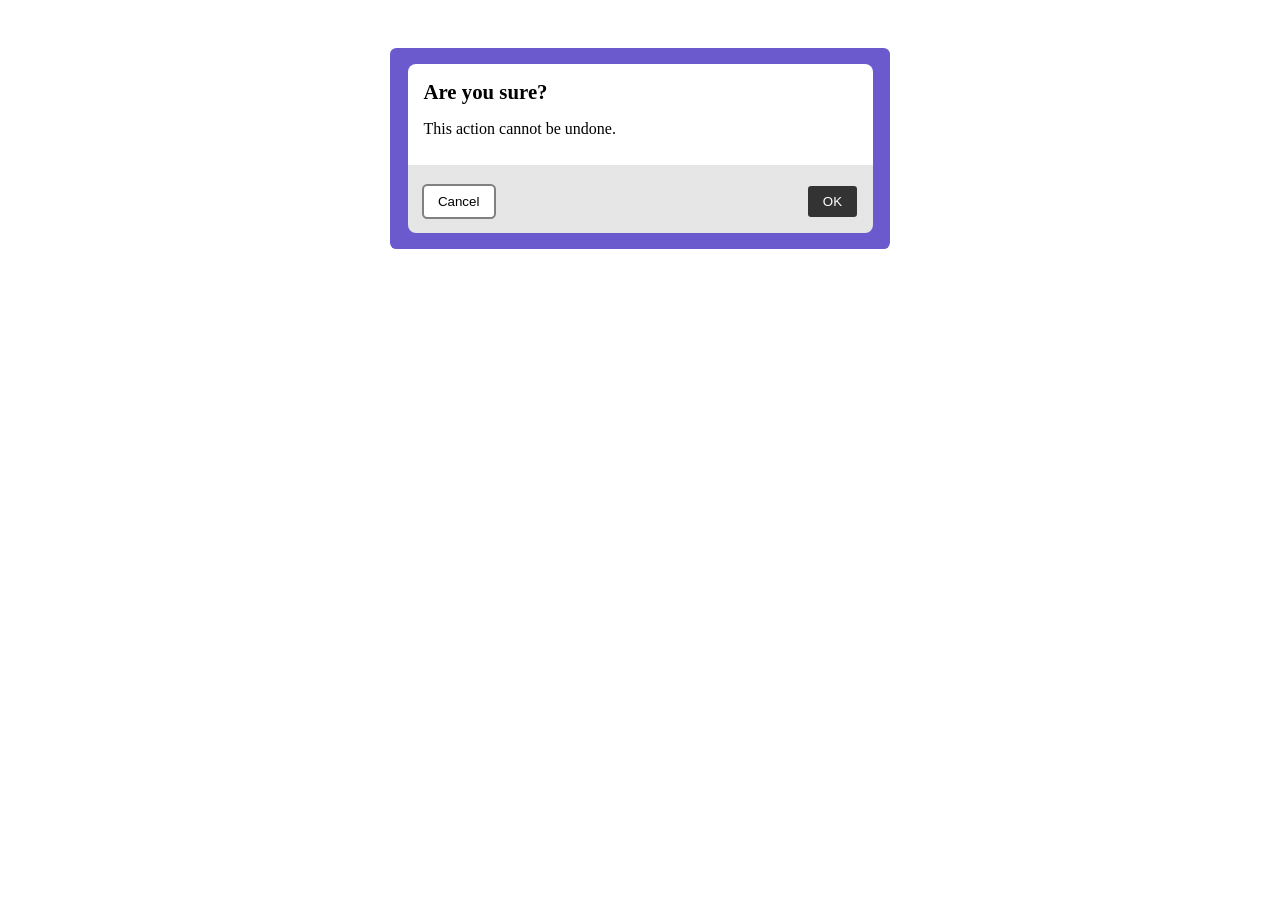
<file: 01. CSS For JavaScript Developers - Josh Comeau/09. Dialog Action/index.html>
<!DOCTYPE html>
<html lang="en">
  <head>
    <meta charset="UTF-8" />
    <meta name="viewport" content="width=device-width, initial-scale=1.0" />
    <link rel="stylesheet" href="style.css" />
    <title>Dialog Action</title>
  </head>
  <body>
    <main class="container">
      <section class="element-container">
        <h1 class="heading">Are you sure?</h1>

        <p class="warning">This action cannot be undone.</p>

        <footer class="button-flex-container">
          <button class="button-cancel">Cancel</button>
          <button class="button-ok">Ok</button>
        </footer>
      </section>
    </main>
  </body>
</html>
</file>
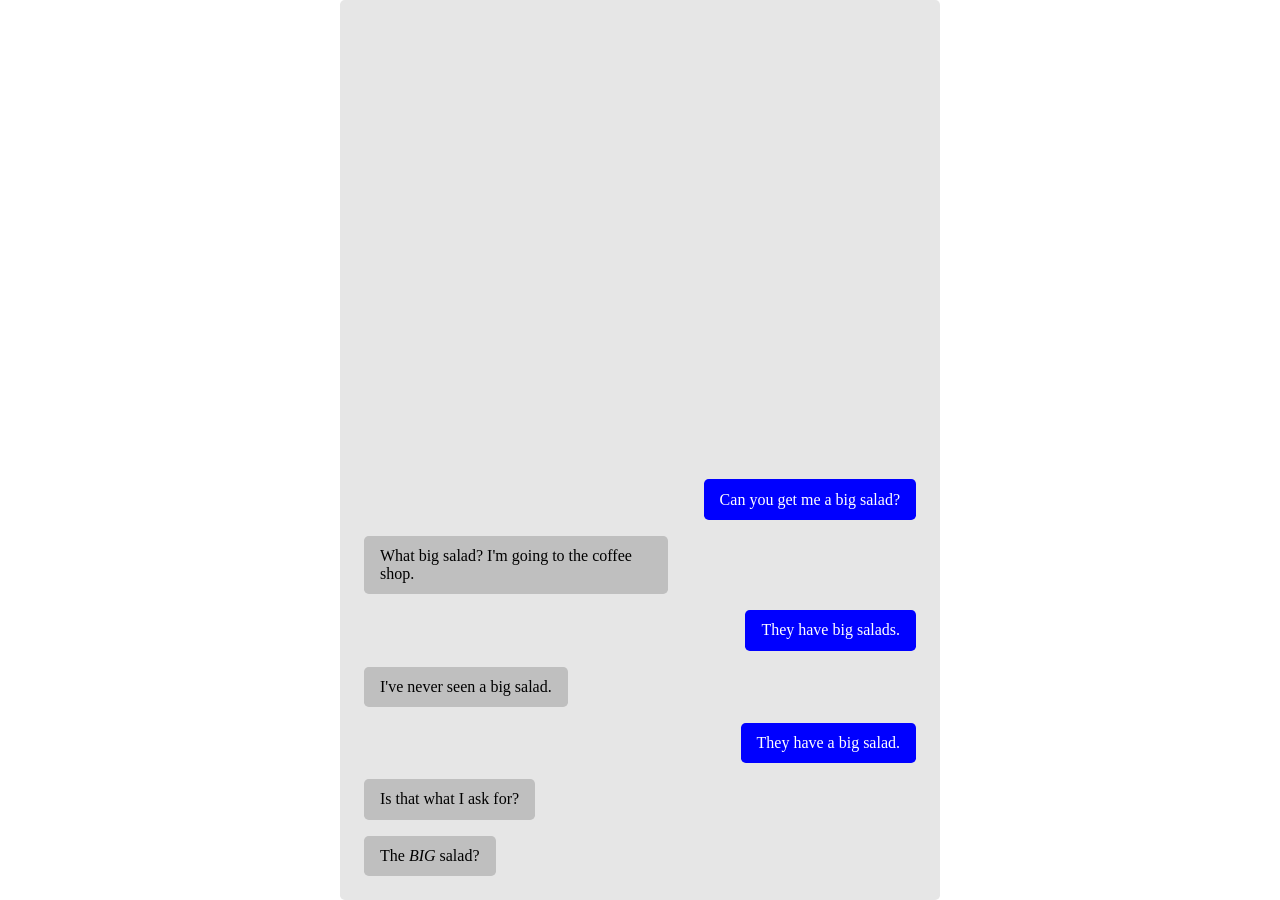
<file: 01. CSS For JavaScript Developers - Josh Comeau/11. Conversations/index.html>
<!DOCTYPE html>
<html lang="en">
  <head>
    <meta charset="UTF-8" />
    <meta name="viewport" content="width=device-width, initial-scale=1.0" />
    <link rel="stylesheet" href="style.css" />
    <title>Conversations</title>
  </head>
  <body>
    <ol class="container">
      <li class="messages sent">Can you get me a big salad?</li>
      <li class="messages received">
        What big salad? I'm going to the coffee shop.
      </li>
      <li class="sent messages">They have big salads.</li>
      <li class="received messages">I've never seen a big salad.</li>
      <li class="sent messages">They have a big salad.</li>
      <li class="received messages">Is that what I ask for?</li>
      <li class="received messages">The <em>Big</em> salad?</li>
    </ol>
  </body>
</html>
</file>
<file: 01. CSS For JavaScript Developers - Josh Comeau/01. Selector Exercise/style.css>
* {
  margin: 0;
  padding: 0;
  box-sizing: border-box;
}

body {
  width: 80%;
  margin: 0 auto;
}

.recipe {
  width: 45%;
  margin: 0 auto;
}

h1 {
  margin: 4rem 0 1rem 0;
  font-size: 2rem;
}

p {
  width: min(60ch, 100%);
  margin-bottom: 1.5rem;
}

article a {
  color: #ab0d62;
  text-decoration: none;
}

article a:hover,
article a:focus-visible {
  text-decoration: underline;
}

aside {
  width: min(60ch, 100%);
  background: peachpuff;
  margin-bottom: 3rem;
  border: 2px solid;
  padding: 1rem;
}

aside p:last-child {
  margin-bottom: 0;
}

aside a {
  color: black;
  text-decoration: underline;
}

aside a:hover,
aside a:focus-visible {
  text-decoration: none;
}
</file>
<file: 01. CSS For JavaScript Developers - Josh Comeau/02. Margin Exercise/style.css>
* {
  margin: 0;
  padding: 0;
  box-sizing: border-box;
}

body {
  display: flex;
  justify-content: center;
}

.card {
  width: min(60ch, 800px);
  background-color: hsl(248, 53%, 80%);
  margin-top: 2rem;
  padding: 2rem;
  border-radius: 0.5rem;
}

h1 {
  background: hsl(52, 100%, 70%);
  margin: -3rem 0 1.5rem 0;
  padding: 1rem 0;
  border-radius: 0.25rem;
  font-size: 2rem;
  text-align: center;
}

p {
  font-size: 1.1rem;
  font-weight: 500;
}
</file>
<file: 01. CSS For JavaScript Developers - Josh Comeau/03. Module 1 Workshop - Huckleberry/style.css>
@import url('https://fonts.googleapis.com/css2?family=Lato');

*{
  margin: 0;
  padding: 0;
  box-sizing: border-box;
  font-family: "Lato", sans-serif;
}

:root{
  --space-extra-small: 0.5rem;
  --space-small: 1rem;
  --space-medium: 1.5rem;
  --space-extra-medium: 2rem;
  --space-extra-large: 4rem;
}

/* Common Container */
.container{
  inline-size: min(80%, 800 / 16 * 1rem);
  margin: 0 auto;
}

/* 01. Header Section */
.header{
  border-bottom: 8px solid hsl(0deg, 0%, 30%);
  padding: var(--space-extra-large) 0 var(--space-extra-large) var(--space-small);
}

.company-name{
  margin-block-end: var(--space-medium);
}

.header-para{
  inline-size: min(35ch, 100%);
  font-size: 1.25rem;
  line-height: 1.5;
}

.highlight{
  color: hsl(160deg, 100%, 20%);
}

.first-header-para{
  margin-block-end: var(--space-medium);
}

/* 02. Main Section */
.main{
  background-color: hsl(0deg, 0%, 40%);
  padding: var(--space-extra-large) 0;
}

.main-container{
  background-color: hsl(0deg, 0%, 100%);
  border-block-end: 8px solid hsl(0deg, 0%, 30%);
  padding: var(--space-extra-small) 0 var(--space-extra-small) var(--space-extra-small);
}

.main-heading{
  background-color: hsl(45deg, 100%, 50%);
  inline-size: fit-content;
  margin-block-end: var(--space-small);
  margin-inline-start: calc(var(--space-small) * -1);
  border-block-end: 8px solid hsl(45deg, 100%, 40%);
  padding: var(--space-extra-small) var(--space-medium); 
}

.main-para{
  margin-block-end: var(--space-small);
  padding: 0 var(--space-extra-small);
}
</file>
<file: 01. CSS For JavaScript Developers - Josh Comeau/04. Containing Blocks - Bubble Border Exercise/style.css>
* {
  margin: 0;
  padding: 0;
  box-sizing: border-box;
}

.box {
  width: min(80%, 600px);
  margin: 4rem auto;
  height: 150px;
  border: 4px solid palevioletred;
  position: relative;
}

.circle {
  background: white;
  aspect-ratio: 1;
  border: inherit;
  border-radius: 50%;
  position: absolute;
}

.big {
  width: 4.5rem;
  inset: -35px;
}

.medium {
  width: 3.2rem;
  top: 45px;
  left: -25px;
}

.small {
  width: 1.5rem;
  top: -15px;
  left: 65px;
}
</file>
<file: 01. CSS For JavaScript Developers - Josh Comeau/05. Tooltip Exercise/style.css>
* {
  margin: 0;
  padding: 0;
  box-sizing: border-box;
}

article {
  width: min(50%, 900px);
  margin: 2rem auto;
}

p {
  padding: 1.5rem 1rem;
  font-size: 1.2rem;
  line-height: 1.6;
}

.tooltip-trigger {
  display: inline-block;
  color: green;
  font-weight: bold;
  text-decoration: none;
  position: relative;
}

.tooltip {
  min-width: 150px;
  display: none;
  background: white;
  border: 1px solid;
  padding: 0.5rem 1rem;
  color: black;
  font-size: 0.875rem;
  font-weight: 400;
  position: absolute;
}

.tooltip-trigger:hover .tooltip,
.tooltip-trigger:focus-visible .tooltip {
  display: block;
}
</file>
<file: 01. CSS For JavaScript Developers - Josh Comeau/07. Module 2 Workshop/style.css>
@import url("https://fonts.googleapis.com/css2?family=Roboto:ital,wght@0,100..900;1,100..900&display=swap");

* {
  margin: 0;
  border: none;
  padding: 0;
  box-sizing: border-box;
  font-family: "roboto", sans-serif;
}

body {
  background: linear-gradient(
    to bottom,
    hsl(181, 45%, 85%) 0 60vh,
    hsl(195deg, 20%, 86%) 60vh 100vh
  );
  background-repeat: no-repeat;
  background-size: 100% 100vh;
  background-attachment: fixed;
}

.container {
  width: min(80%, 1024px);
  margin: 0 auto;
  padding-block-end: 5rem;
}

.header-section {
  width: 65%;
  padding-block-start: 5rem;
}

.page-heading {
  font-size: 2.3rem;
}

.page-para {
  margin: 1.5rem 0 4rem;
  font-size: 1.2rem;
}

.character-choices {
  width: 50%;
  display: grid;
  gap: 2.5rem;

  @media (max-width: 600px) {
    width: 100%;
    display: flex;
    flex-direction: column;
    gap: 1rem;
    position: static;
  }
}

.card {
  background: white;
  padding: 1rem 1.5rem 2rem 1.5rem;
  border-radius: 0.4rem;
  overflow: auto;
  white-space: nowrap;

  @media (max-width: 600px) {
    overflow: visible;
    white-space: normal;
  }
}

.number-of-options {
  margin-inline-start: 0.7rem;
  color: hsl(0deg, 0%, 30%);
  font-size: 1rem;
  font-weight: normal;
}

.size-options-list {
  margin-block-start: 0.5rem;
  list-style: none;
  display: flex;
  gap: 0.5rem;

  @media (max-width: 600px) {
    flex-wrap: wrap;
    gap: 2rem;
  }
}

/* Add an ::after pseudo element and makr it a flex item of .size-options-list unordered list flex container, to be able to have the scrollbar attached to the .card class */
.size-options-list::after {
  content: "";
  flex: 0 0 calc(1.5rem - 0.5rem);
}

.size-button {
  padding: 0.6rem 0.7rem;
  outline: 2px solid rgb(13, 13, 13);
  font-size: 1.2rem;
  font-weight: bold;
  text-decoration: none;
  cursor: pointer;
}

.size-button:hover,
.size-button:focus-visible {
  background: rgb(0, 0, 0);
  outline: 1px solid rgb(255, 255, 255);
  color: rgb(255, 255, 255);
}

.color-palette {
  padding: 1.3rem 1.4rem;
}

.color-palette:hover,
.color-palette:focus-visible {
  outline: 5px solid rgb(13, 13, 13);
}

#skin-1,
#skin-1:hover,
#skin-1:focus-visible {
  background: rgb(106, 67, 37);
}

#skin-2,
#skin-2:hover,
#skin-2:focus-visible {
  background: rgb(134, 82, 39);
}

#skin-3,
#skin-3:hover,
#skin-3:focus-visible {
  background: rgb(172, 111, 57);
}

#skin-4,
#skin-4:hover,
#skin-4:focus-visible {
  background: rgb(189, 126, 71);
}

#skin-5,
#skin-5:hover,
#skin-5:focus-visible {
  background: rgb(199, 146, 77);
}

#skin-6,
#skin-6:hover,
#skin-6:focus-visible {
  background: rgb(209, 150, 87);
}

#skin-7,
#skin-7:hover,
#skin-7:focus-visible {
  background: rgb(222, 178, 125);
}

#skin-8,
#skin-8:hover,
#skin-8:focus-visible {
  background: rgb(219, 185, 143);
}

#skin-9,
#skin-9:hover,
#skin-9:focus-visible {
  background: rgb(242, 197, 145);
}

#skin-10,
#skin-10:hover,
#skin-10:focus-visible {
  background: rgb(239, 208, 169);
}

#skin-11,
#skin-11:hover,
#skin-11:focus-visible {
  background: rgb(244, 213, 189);
}

#clothe-1,
#clothe-1:hover,
#clothe-1:focus-visible {
  background: rgb(232, 134, 125);
}

#clothe-2,
#clothe-2:hover,
#clothe-2:focus-visible {
  background: rgb(255, 213, 128);
}

#clothe-3,
#clothe-3:hover,
#clothe-3:focus-visible {
  background: rgb(251, 232, 106);
}

#clothe-4,
#clothe-4:hover,
#clothe-4:focus-visible {
  background: rgb(129, 228, 137);
}

#clothe-5,
#clothe-5:hover,
#clothe-5:focus-visible {
  background: rgb(163, 220, 220);
}

#clothe-6,
#clothe-6:hover,
#clothe-6:focus-visible {
  background: rgb(136, 164, 221);
}

#clothe-7,
#clothe-7:hover,
#clothe-7:focus-visible {
  background: rgb(228, 129, 203);
}

#clothe-8,
#clothe-8:hover,
#clothe-8:focus-visible {
  background: rgb(236, 121, 150);
}

#clothe-9,
#clothe-9:hover,
#clothe-9:focus-visible {
  background: rgb(44, 53, 53);
}

#clothe-10,
#clothe-10:hover,
#clothe-10:focus-visible {
  background: rgb(124, 131, 131);
}

#clothe-11,
#clothe-11:hover,
#clothe-11:focus-visible {
  background: rgb(213, 221, 221);
}

svg {
  height: 500px;
  position: fixed;
  top: 5%;
  left: 60%;
  bottom: 5%;

  @media (max-width: 600px) {
    max-width: 100%;
    margin-block: 1rem;
    position: static;
  }
}

.credit {
  background: hsl(0deg, 0%, 5%);
  padding: 4rem 0;
  color: white;
  font-size: 1.1rem;
  text-align: center;
}

.credit a {
  color: inherit;
}
</file>
<file: 01. CSS For JavaScript Developers - Josh Comeau/09. Dialog Action/style.css>
* {
  margin: 0;
  border: none;
  padding: 0;
  box-sizing: border-box;
}

.container {
  background: slateblue;
  width: min(80%, 500px);
  margin: 3rem auto 0;
  padding: 1rem 0;
  border-radius: 0.4rem;
  display: grid;
  place-items: center;
}

.element-container {
  background: linear-gradient(to bottom, white 60%, hsl(200, 0%, 90%) 40%);
  width: 93%;
  padding: 1rem;
  border-radius: 0.5rem;
  display: grid;
  gap: 1rem;
}

.heading {
  font-size: 1.3rem;
}

.button-flex-container {
  margin-block-start: 2rem;
  display: flex;
  justify-content: space-between;
}

button {
  padding: 0.5rem 0.9rem;
  border-radius: 0.2rem;
  cursor: pointer;
  transition: 0.3s;
}

.button-cancel {
  background: white;
  outline: 2px solid hsl(200, 0%, 50%);
  font-weight: 500;
}

.button-cancel:hover,
.button-cancel:focus-visible {
  background-color: hsl(200 0% 50% / 0.7);
}

.button-ok {
  background: hsl(200, 0%, 20%);
  color: white;
  text-transform: uppercase;
}

.button-ok:hover,
.button-ok:focus-visible {
  background-color: hsl(200 0% 20% / 0.8);
}
</file>
<file: 01. CSS For JavaScript Developers - Josh Comeau/11. Conversations/style.css>
* {
  margin: 0;
  padding: 0;
  box-sizing: border-box;
}

html,
body {
  height: 100%;
}

.container {
  background: hsl(200, 0%, 90%);
  width: min(90%, 600px);
  height: 100%;
  margin: 0 auto;
  padding: 1.5rem;
  border-radius: 0.3rem;
  list-style: none;
  display: flex;
  flex-direction: column;
  justify-content: flex-end;
  align-items: flex-end;
  gap: 1rem;
}

.messages {
  padding: 0.7rem 1rem;
  border-radius: 0.3rem;
}

.sent {
  background: blue;
  color: white;
}

.received {
  background: hsl(200, 0%, 75%);
  max-width: 55%;
  align-self: flex-start;
}

em {
  text-transform: uppercase;
}
</file>
